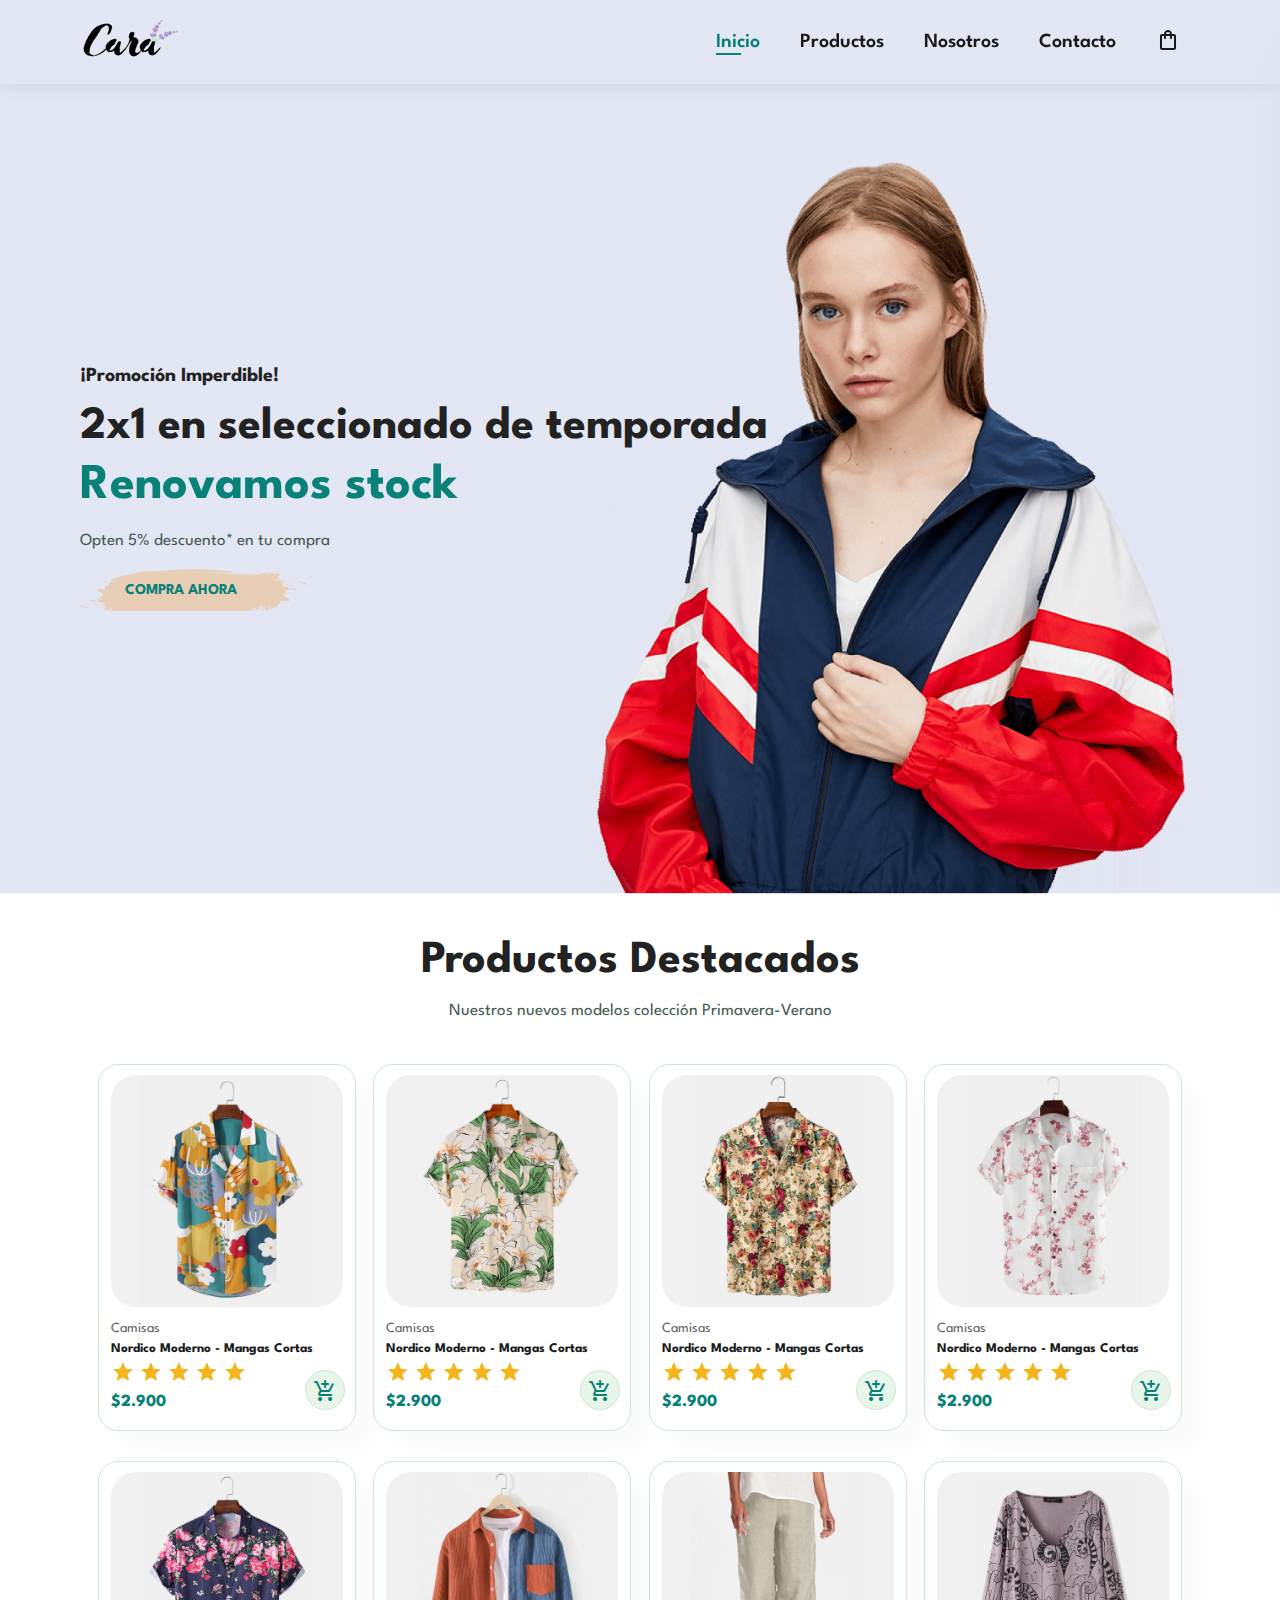
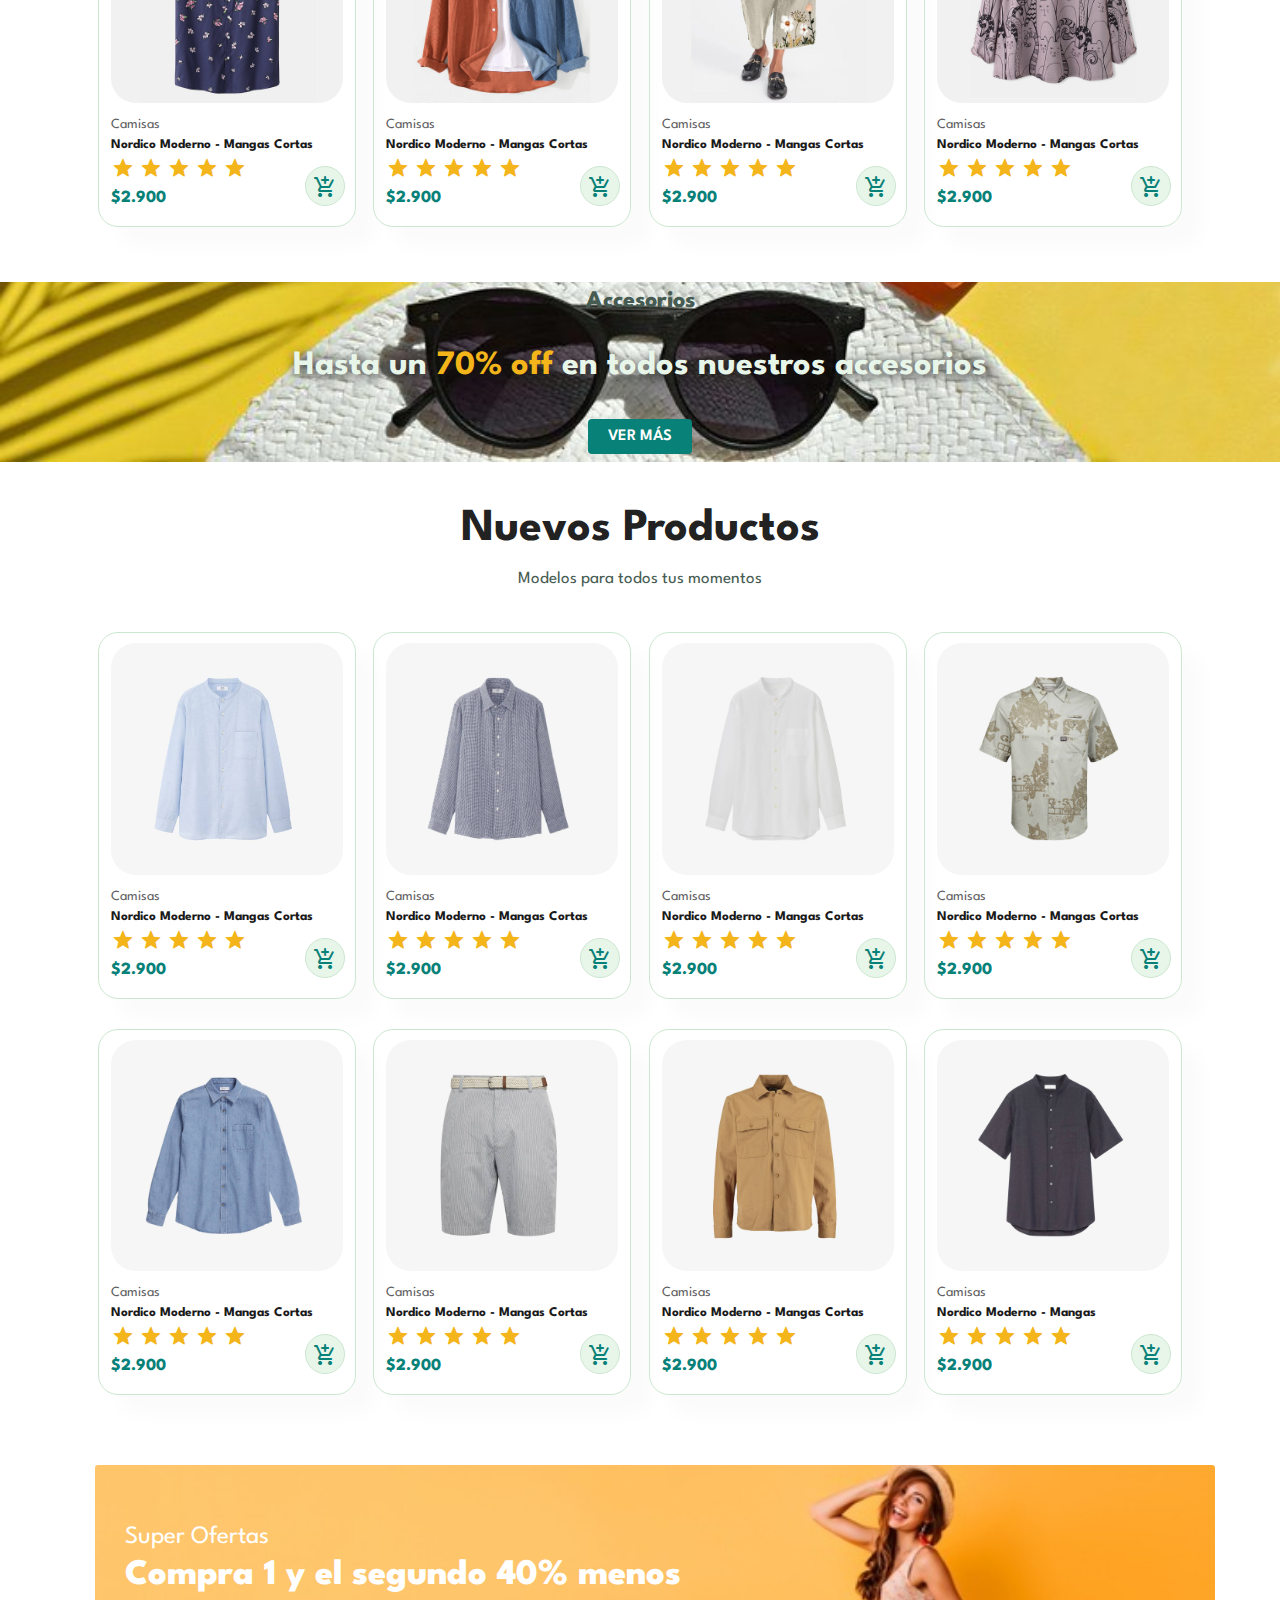
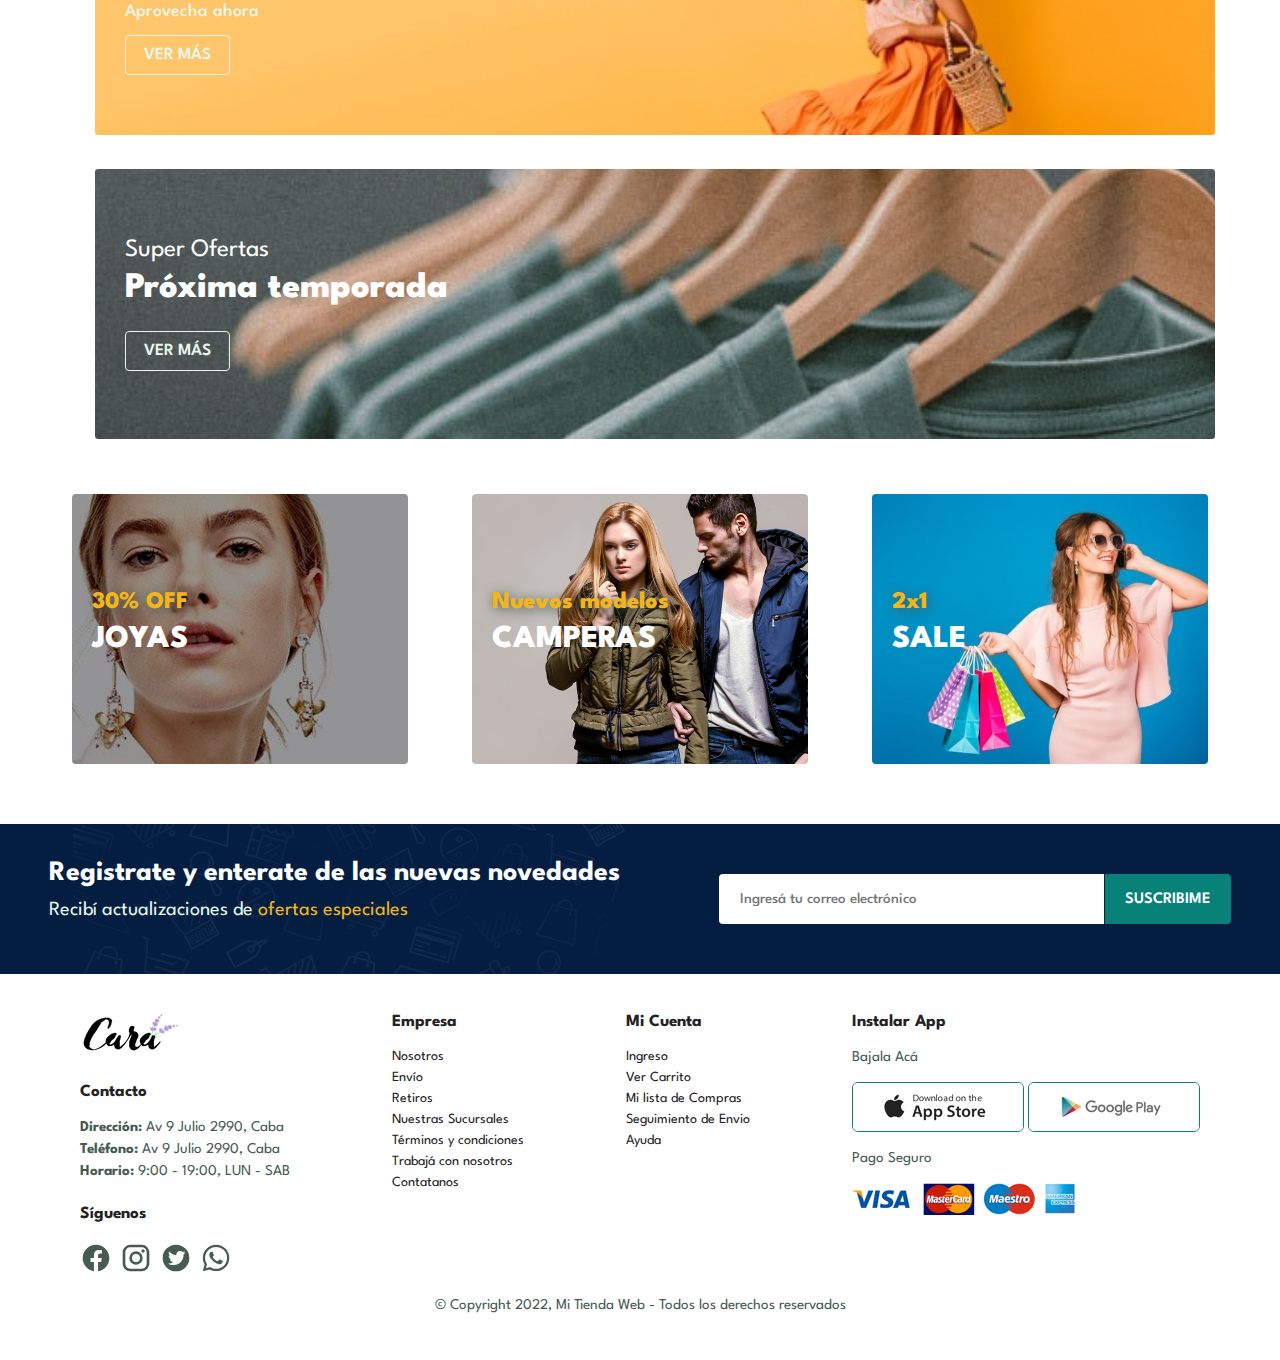
<file: index.html>
<!DOCTYPE html>
<html lang="en">

<head>
    <meta charset="UTF-8">
    <meta http-equiv="X-UA-Compatible" content="IE=edge">
    <meta name="viewport" content="width=device-width, initial-scale=1.0">
    <title>Mi Tienda Web</title>
    <link href="https://fonts.googleapis.com/icon?family=Material+Icons" rel="stylesheet">
    <link href="https://fonts.googleapis.com/css2?family=Material+Icons" rel="stylesheet">
    <!-- https://material.io/resources/icons/?style=outline -->
    <link href="https://fonts.googleapis.com/css2?family=Material+Icons+Outlined" rel="stylesheet">
    <!-- https://material.io/resources/icons/?style=round -->
    <link href="https://fonts.googleapis.com/css2?family=Material+Icons+Round" rel="stylesheet">
    <!-- https://material.io/resources/icons/?style=sharp -->
    <link href="https://fonts.googleapis.com/css2?family=Material+Icons+Sharp" rel="stylesheet">
    <!-- https://material.io/resources/icons/?style=twotone -->
    <link href="https://fonts.googleapis.com/css2?family=Material+Icons+Two+Tone" rel="stylesheet">
    <link rel="stylesheet" href="https://fonts.googleapis.com/icon?family=Material+Icons">
    <link rel="stylesheet" href="style.css">

</head>

<body>

    <section id="header">
        <a href="#"><img src="img/logo.png" class="logo" alt=""></a>
        <div>

            <ul id="navbar">
                <li><a class="active" href="index.html">Inicio</a></li>
                <li><a href="shop.html" >Productos</a></li>
                <li><a href="about.html">Nosotros</a></li>
                <!-- <li><a href="ubic.html">Ubicación</a></li> -->
                <li><a href="contact.html">Contacto</a></li>
                <li id="lg-bag"><a href=""  id="shop"><span class="material-icons-outlined">shopping_bag</span></a></li>
                <a href="#" id="close"><span class="material-icons-outlined">
                    close
                    </span></a>

            </ul>
        </div>
        <div id="mobile">
            <li><a id="shopMobile"><span class="material-icons-outlined">shopping_bag</span></a></li>
            <li> <span id="bar" class="material-icons-outlined">
                    subject
                </span></li>

        </div>

        <div id="context">
            <ul id="carrito">
                <li class="cabezal">
                    <a href="#" id="closeCar"><span class="material-icons-outlined">
                            close
                        </span></a> <a href="" id="title">
                        <h4>Mi Carrito</h4>
                    </a> <a href=""></a>
                </li>
                <li id="cart" class="confirm">

                    <div class="photo"><img src="img/products/f1.jpg" alt=""></div>
                    <div class="boxes">
                        <div class="detalles name">
                            <h6>NombreProducto</h6>
                        </div>
                        <div class="detalles interno">
                            <input type="number" name="" id="cantidad" value="1" min="1" max="9">
                            <h6>$ 3333.55</h6>
                            <a href=""><span class="material-icons-outlined">
                                    do_disturb_on
                                </span></a>
                        </div>
                    </div>
                </li>
                <li id="comprar">

                    <h3 class="subtotal">Subtotal</h3>
                    <strong>
                        <h3 class="subtotal">$000000</h3>
                    </strong>
                    <div id="comprar" class="duo">
                        <button class="normal end" id="add">
                            <h4>CONTINUAR COMPRANDO</h4>
                        </button>
                        <button class="normal end second" id="add">
                            <H3>FINALIZAR COMPRAR</H3>
                        </button>
                    </div>

                </li>
            </ul>
            <div class="opacar"></div>

        </div>

    </section>



    <section id="hero">
        <h4>¡Promoción Imperdible!</h4>
        <h2>2x1 en seleccionado de temporada</h2>
        <h1>Renovamos stock</h1>
        <p>Opten 5% descuento* en tu compra</p>
        <button>Compra Ahora</button>
    </section>




    <section id="product1" class="section-p1">
        <h2>Productos Destacados</h2>
        <p>Nuestros nuevos modelos colección Primavera-Verano </p>


        <div class="pro-container">
            <div class="pro-container">
                <div class="pro">
                    <img src="img/products/f1.jpg" alt="">
                    <div class="des">
                        <span class="categoria">Camisas</span>
                        <h5>Nordico Moderno - Mangas Cortas</h5>
                        <div class="star">
                            <span class="material-icons-round">
                                grade
                            </span>
                            <span class="material-icons-round">
                                grade
                            </span>
                            <span class="material-icons-round">
                                grade
                            </span>
                            <span class="material-icons-round">
                                grade
                            </span>
                            <span class="material-icons-round">
                                grade
                            </span>
                        </div>
                        <h4>$2.900</h4>
                    </div>
                    <a href="#"><span class="material-icons-round" id="add">
                            add_shopping_cart
                        </span></a>
                </div>
                <div class="pro">
                    <img src="img/products/f2.jpg" alt="">
                    <div class="des">
                        <span class="categoria">Camisas</span>
                        <h5>Nordico Moderno - Mangas Cortas</h5>
                        <div class="star">
                            <span class="material-icons-round">
                                grade
                            </span>
                            <span class="material-icons-round">
                                grade
                            </span>
                            <span class="material-icons-round">
                                grade
                            </span>
                            <span class="material-icons-round">
                                grade
                            </span>
                            <span class="material-icons-round">
                                grade
                            </span>
                        </div>
                        <h4>$2.900</h4>
                    </div>
                    <a href="#"><span class="material-icons-round" id="add">
                            add_shopping_cart
                        </span></a>
                </div>
                <div class="pro">
                    <img src="img/products/f3.jpg" alt="">
                    <div class="des">
                        <span class="categoria">Camisas</span>
                        <h5>Nordico Moderno - Mangas Cortas</h5>
                        <div class="star">
                            <span class="material-icons-round">
                                grade
                            </span>
                            <span class="material-icons-round">
                                grade
                            </span>
                            <span class="material-icons-round">
                                grade
                            </span>
                            <span class="material-icons-round">
                                grade
                            </span>
                            <span class="material-icons-round">
                                grade
                            </span>
                        </div>
                        <h4>$2.900</h4>
                    </div>
                    <a href="#"><span class="material-icons-round" id="add">
                            add_shopping_cart
                        </span></a>
                </div>
                <div class="pro">
                    <img src="img/products/f4.jpg" alt="">
                    <div class="des">
                        <span class="categoria">Camisas</span>
                        <h5>Nordico Moderno - Mangas Cortas</h5>
                        <div class="star">
                            <span class="material-icons-round">
                                grade
                            </span>
                            <span class="material-icons-round">
                                grade
                            </span>
                            <span class="material-icons-round">
                                grade
                            </span>
                            <span class="material-icons-round">
                                grade
                            </span>
                            <span class="material-icons-round">
                                grade
                            </span>
                        </div>
                        <h4>$2.900</h4>
                    </div>
                    <a href="#"><span class="material-icons-round" id="add">
                            add_shopping_cart
                        </span></a>
                </div>
                <div class="pro">
                    <img src="img/products/f5.jpg" alt="">
                    <div class="des">
                        <span class="categoria">Camisas</span>
                        <h5>Nordico Moderno - Mangas Cortas</h5>
                        <div class="star">
                            <span class="material-icons-round">
                                grade
                            </span>
                            <span class="material-icons-round">
                                grade
                            </span>
                            <span class="material-icons-round">
                                grade
                            </span>
                            <span class="material-icons-round">
                                grade
                            </span>
                            <span class="material-icons-round">
                                grade
                            </span>
                        </div>
                        <h4>$2.900</h4>
                    </div>
                    <a href="#"><span class="material-icons-round" id="add">
                            add_shopping_cart
                        </span></a>
                </div>
                <div class="pro">
                    <img src="img/products/f6.jpg" alt="">
                    <div class="des">
                        <span class="categoria">Camisas</span>
                        <h5>Nordico Moderno - Mangas Cortas</h5>
                        <div class="star">
                            <span class="material-icons-round">
                                grade
                            </span>
                            <span class="material-icons-round">
                                grade
                            </span>
                            <span class="material-icons-round">
                                grade
                            </span>
                            <span class="material-icons-round">
                                grade
                            </span>
                            <span class="material-icons-round">
                                grade
                            </span>
                        </div>
                        <h4>$2.900</h4>
                    </div>
                    <a href="#"><span class="material-icons-round" id="add">
                            add_shopping_cart
                        </span></a>
                </div>
                <div class="pro">
                    <img src="img/products/f7.jpg" alt="">
                    <div class="des">
                        <span class="categoria">Camisas</span>
                        <h5>Nordico Moderno - Mangas Cortas</h5>
                        <div class="star">
                            <span class="material-icons-round">
                                grade
                            </span>
                            <span class="material-icons-round">
                                grade
                            </span>
                            <span class="material-icons-round">
                                grade
                            </span>
                            <span class="material-icons-round">
                                grade
                            </span>
                            <span class="material-icons-round">
                                grade
                            </span>
                        </div>
                        <h4>$2.900</h4>
                    </div>
                    <a href="#"><span class="material-icons-round" id="add">
                            add_shopping_cart
                        </span></a>
                </div>
                <div class="pro">
                    <img src="img/products/f8.jpg" alt="">
                    <div class="des">
                        <span class="categoria">Camisas</span>
                        <h5>Nordico Moderno - Mangas Cortas</h5>
                        <div class="star">
                            <span class="material-icons-round">
                                grade
                            </span>
                            <span class="material-icons-round">
                                grade
                            </span>
                            <span class="material-icons-round">
                                grade
                            </span>
                            <span class="material-icons-round">
                                grade
                            </span>
                            <span class="material-icons-round">
                                grade
                            </span>
                        </div>
                        <h4>$2.900</h4>
                    </div>
                    <a href="#"><span class="material-icons-round" id="add">
                            add_shopping_cart
                        </span></a>
                </div>

            </div>
        </div>
    </section>

    <section id="banner" class="section-m1">
        <h4>Accesorios</h4>
        <h2>Hasta un <span> 70% off </span>en todos nuestros accesorios</h2>
        <button class="normal">Ver Más</button>
    </section>

    <section id="product1" class="section-p1">
        <h2>Nuevos Productos</h2>
        <p>Modelos para todos tus momentos </p>

        <div class="pro-container">
            <div class="pro-container">
                <div class="pro">
                    <img src="img/products/n1.jpg" alt="">
                    <div class="des">
                        <span class="categoria">Camisas</span>
                        <h5>Nordico Moderno - Mangas Cortas</h5>
                        <div class="star">
                            <span class="material-icons-round">
                                grade
                            </span>
                            <span class="material-icons-round">
                                grade
                            </span>
                            <span class="material-icons-round">
                                grade
                            </span>
                            <span class="material-icons-round">
                                grade
                            </span>
                            <span class="material-icons-round">
                                grade
                            </span>
                        </div>
                        <h4>$2.900</h4>
                    </div>
                    <a href="#"><span class="material-icons-round" id="add">
                            add_shopping_cart
                        </span></a>
                </div>
                <div class="pro">
                    <img src="img/products/n2.jpg" alt="">
                    <div class="des">
                        <span class="categoria">Camisas</span>
                        <h5>Nordico Moderno - Mangas Cortas</h5>
                        <div class="star">
                            <span class="material-icons-round">
                                grade
                            </span>
                            <span class="material-icons-round">
                                grade
                            </span>
                            <span class="material-icons-round">
                                grade
                            </span>
                            <span class="material-icons-round">
                                grade
                            </span>
                            <span class="material-icons-round">
                                grade
                            </span>
                        </div>
                        <h4>$2.900</h4>
                    </div>
                    <a href="#"><span class="material-icons-round" id="add">
                            add_shopping_cart
                        </span></a>
                </div>
                <div class="pro">
                    <img src="img/products/n3.jpg" alt="">
                    <div class="des">
                        <span class="categoria">Camisas</span>
                        <h5>Nordico Moderno - Mangas Cortas</h5>
                        <div class="star">
                            <span class="material-icons-round">
                                grade
                            </span>
                            <span class="material-icons-round">
                                grade
                            </span>
                            <span class="material-icons-round">
                                grade
                            </span>
                            <span class="material-icons-round">
                                grade
                            </span>
                            <span class="material-icons-round">
                                grade
                            </span>
                        </div>
                        <h4>$2.900</h4>
                    </div>
                    <a href="#"><span class="material-icons-round" id="add">
                            add_shopping_cart
                        </span></a>
                </div>
                <div class="pro">
                    <img src="img/products/n4.jpg" alt="">
                    <div class="des">
                        <span class="categoria">Camisas</span>
                        <h5>Nordico Moderno - Mangas Cortas</h5>
                        <div class="star">
                            <span class="material-icons-round">
                                grade
                            </span>
                            <span class="material-icons-round">
                                grade
                            </span>
                            <span class="material-icons-round">
                                grade
                            </span>
                            <span class="material-icons-round">
                                grade
                            </span>
                            <span class="material-icons-round">
                                grade
                            </span>
                        </div>
                        <h4>$2.900</h4>
                    </div>
                    <a href="#"><span class="material-icons-round" id="add">
                            add_shopping_cart
                        </span></a>
                </div>
                <div class="pro">
                    <img src="img/products/n5.jpg" alt="">
                    <div class="des">
                        <span class="categoria">Camisas</span>
                        <h5>Nordico Moderno - Mangas Cortas</h5>
                        <div class="star">
                            <span class="material-icons-round">
                                grade
                            </span>
                            <span class="material-icons-round">
                                grade
                            </span>
                            <span class="material-icons-round">
                                grade
                            </span>
                            <span class="material-icons-round">
                                grade
                            </span>
                            <span class="material-icons-round">
                                grade
                            </span>
                        </div>
                        <h4>$2.900</h4>
                    </div>
                    <a href="#"><span class="material-icons-round" id="add">
                            add_shopping_cart
                        </span></a>
                </div>
                <div class="pro">
                    <img src="img/products/n6.jpg" alt="">
                    <div class="des">
                        <span class="categoria">Camisas</span>
                        <h5>Nordico Moderno - Mangas Cortas</h5>
                        <div class="star">
                            <span class="material-icons-round">
                                grade
                            </span>
                            <span class="material-icons-round">
                                grade
                            </span>
                            <span class="material-icons-round">
                                grade
                            </span>
                            <span class="material-icons-round">
                                grade
                            </span>
                            <span class="material-icons-round">
                                grade
                            </span>
                        </div>
                        <h4>$2.900</h4>
                    </div>
                    <a href="#"><span class="material-icons-round" id="add">
                            add_shopping_cart
                        </span></a>
                </div>
                <div class="pro">
                    <img src="img/products/n7.jpg" alt="">
                    <div class="des">
                        <span class="categoria">Camisas</span>
                        <h5>Nordico Moderno - Mangas Cortas</h5>
                        <div class="star">
                            <span class="material-icons-round">
                                grade
                            </span>
                            <span class="material-icons-round">
                                grade
                            </span>
                            <span class="material-icons-round">
                                grade
                            </span>
                            <span class="material-icons-round">
                                grade
                            </span>
                            <span class="material-icons-round">
                                grade
                            </span>
                        </div>
                        <h4>$2.900</h4>
                    </div>
                    <a href="#"><span class="material-icons-round" id="add">
                            add_shopping_cart
                        </span></a>
                </div>
                <div class="pro">
                    <img src="img/products/n8.jpg" alt="">
                    <div class="des">
                        <span class="categoria">Camisas</span>
                        <h5>Nordico Moderno - Mangas </h5>
                        <div class="star">
                            <span class="material-icons-round">
                                grade
                            </span>
                            <span class="material-icons-round">
                                grade
                            </span>
                            <span class="material-icons-round">
                                grade
                            </span>
                            <span class="material-icons-round">
                                grade
                            </span>
                            <span class="material-icons-round">
                                grade
                            </span>
                        </div>
                        <h4>$2.900</h4>
                    </div>
                    <a href="#"><span class="material-icons-round" id="add">
                            add_shopping_cart
                        </span></a>
                </div>

            </div>
        </div>
    </section>

    <section id="sm-banner" class="section-p1">
        <div class="banner-box">
            <h4>Super Ofertas</h4>
            <h2>Compra 1 y el segundo 40% menos</h2>
            <span>Aprovecha ahora</span>
            <button class="white">VER MÁS</button>
        </div>
        <div class="banner-box banner-box2">
            <h4>Super Ofertas</h4>
            <h2>Próxima temporada</h2>
            <span></span>
            <button class="white">VER MÁS</button>
        </div>

    </section>

    <section id="banner3">
        <div class="banner-box">
            <h3>30% OFF</h3>
            <h2>Joyas</h2>

        </div>
        <div class="banner-box banner-box2">
            <h3>Nuevos modelos</h3>
            <h2>Camperas</h2>


        </div>
        <div class="banner-box banner-box3">
            <h3>2x1</h3>
            <h2>SaLE</h2>


        </div>

    </section>


<!-- 
    <section id="feature" class="section-p1">
        <div class="fe-box">
            <img src="img/features/f1.png" alt="">
            <h6>Cuotas</h6>
        </div>

        <div class="fe-box">
            <img src="img/features/f2.png" alt="">
            <h6>Envios gratis</h6>
        </div>

        <div class="fe-box">
            <img src="img/features/f3.png" alt="">
            <h6>Descuentos</h6>
        </div>

        <div class="fe-box">
            <img src="img/features/f4.png" alt="">
            <h6>Promociones</h6>
        </div>

        <div class="fe-box">
            <img src="img/features/f5.png" alt="">
            <h6>Satifacción</h6>
        </div>

        <div class="fe-box">
            <img src="img/features/f6.png" alt="">
            <h6>Soporte y Ayuda</h6>
        </div>
    </section> -->

    
    <section id="newsletter" class=" section-m1">
        <div class="newstext">
            <h4>Registrate y enterate de las nuevas novedades</h4>
            <p>Recibí actualizaciones de <span>ofertas especiales</span> </p>
        </div>
        <div class="form">
            <input type="text" placeholder="Ingresá tu correo electrónico">
            <button class="normal">Suscribime</button>
        </div>
    </section>

    <footer class="section-p1">
        <div class="col">
            <img class="logo" src="img/logo.png" alt="">
            <h4>Contacto</h4>
            <p><strong>Dirección:</strong> Av 9 Julio 2990, Caba</p>
            <p><strong>Teléfono:</strong> Av 9 Julio 2990, Caba</p>
            <p><strong>Horario:</strong> 9:00 - 19:00, LUN - SAB</p>
            <div class="follow">
                    <H4>Síguenos</H4>
                    <div class="icon">
                        <span class="material-icons-outlined"><svg xmlns="http://www.w3.org/2000/svg"
                                    xmlns:xlink="http://www.w3.org/1999/xlink" aria-hidden="true" role="img"
                                    class="iconify iconify--mdi" width="32" height="32"
                                    preserveAspectRatio="xMidYMid meet" viewBox="0 0 24 24">
                                    <path fill="currentColor"
                                        d="M12 2.04c-5.5 0-10 4.49-10 10.02c0 5 3.66 9.15 8.44 9.9v-7H7.9v-2.9h2.54V9.85c0-2.51 1.49-3.89 3.78-3.89c1.09 0 2.23.19 2.23.19v2.47h-1.26c-1.24 0-1.63.77-1.63 1.56v1.88h2.78l-.45 2.9h-2.33v7a10 10 0 0 0 8.44-9.9c0-5.53-4.5-10.02-10-10.02Z">
                                    </path>
                                </svg></span>
                         <span class="material-icons-outlined"><svg xmlns="http://www.w3.org/2000/svg"
                                    xmlns:xlink="http://www.w3.org/1999/xlink" aria-hidden="true" role="img"
                                    class="iconify iconify--mdi" width="32" height="32"
                                    preserveAspectRatio="xMidYMid meet" viewBox="0 0 24 24">
                                    <path fill="currentColor"
                                        d="M7.8 2h8.4C19.4 2 22 4.6 22 7.8v8.4a5.8 5.8 0 0 1-5.8 5.8H7.8C4.6 22 2 19.4 2 16.2V7.8A5.8 5.8 0 0 1 7.8 2m-.2 2A3.6 3.6 0 0 0 4 7.6v8.8C4 18.39 5.61 20 7.6 20h8.8a3.6 3.6 0 0 0 3.6-3.6V7.6C20 5.61 18.39 4 16.4 4H7.6m9.65 1.5a1.25 1.25 0 0 1 1.25 1.25A1.25 1.25 0 0 1 17.25 8A1.25 1.25 0 0 1 16 6.75a1.25 1.25 0 0 1 1.25-1.25M12 7a5 5 0 0 1 5 5a5 5 0 0 1-5 5a5 5 0 0 1-5-5a5 5 0 0 1 5-5m0 2a3 3 0 0 0-3 3a3 3 0 0 0 3 3a3 3 0 0 0 3-3a3 3 0 0 0-3-3Z">
                                    </path>
                                </svg></span>
                         <span class="material-icons-outlined"><svg xmlns="http://www.w3.org/2000/svg"
                                    xmlns:xlink="http://www.w3.org/1999/xlink" aria-hidden="true" role="img"
                                    class="iconify iconify--mdi" width="32" height="32"
                                    preserveAspectRatio="xMidYMid meet" viewBox="0 0 24 24">
                                    <path
                                        d="M17.71 9.33c.48-.4 1.04-.88 1.29-1.41c-.41.21-.9.34-1.44.41c.5-.36.91-.83 1.12-1.47c-.52.28-1.05.52-1.71.64c-1.55-1.87-5.26-.35-4.6 2.45c-2.61-.16-4.2-1.34-5.52-2.79c-.75 1.22-.1 3.07.79 3.58c-.46-.03-.81-.17-1.14-.33c.04 1.54.89 2.28 2.08 2.68c-.36.07-.76.09-1.14.03c.37 1.07 1.14 1.74 2.46 1.88c-.9.76-2.56 1.29-3.9 1.08c1.15.73 2.46 1.31 4.28 1.23c4.41-.2 7.36-3.36 7.43-7.98M12 2a10 10 0 0 1 10 10a10 10 0 0 1-10 10A10 10 0 0 1 2 12A10 10 0 0 1 12 2z"
                                        fill="currentColor"></path>
                                </svg></span>
                         <span class="material-icons-outlined"><svg xmlns="http://www.w3.org/2000/svg"
                                    xmlns:xlink="http://www.w3.org/1999/xlink" aria-hidden="true" role="img"
                                    class="iconify iconify--mdi" width="32" height="32"
                                    preserveAspectRatio="xMidYMid meet" viewBox="0 0 24 24">
                                    <path fill="currentColor"
                                        d="M12.04 2c-5.46 0-9.91 4.45-9.91 9.91c0 1.75.46 3.45 1.32 4.95L2.05 22l5.25-1.38c1.45.79 3.08 1.21 4.74 1.21c5.46 0 9.91-4.45 9.91-9.91c0-2.65-1.03-5.14-2.9-7.01A9.816 9.816 0 0 0 12.04 2m.01 1.67c2.2 0 4.26.86 5.82 2.42a8.225 8.225 0 0 1 2.41 5.83c0 4.54-3.7 8.23-8.24 8.23c-1.48 0-2.93-.39-4.19-1.15l-.3-.17l-3.12.82l.83-3.04l-.2-.32a8.188 8.188 0 0 1-1.26-4.38c.01-4.54 3.7-8.24 8.25-8.24M8.53 7.33c-.16 0-.43.06-.66.31c-.22.25-.87.86-.87 2.07c0 1.22.89 2.39 1 2.56c.14.17 1.76 2.67 4.25 3.73c.59.27 1.05.42 1.41.53c.59.19 1.13.16 1.56.1c.48-.07 1.46-.6 1.67-1.18c.21-.58.21-1.07.15-1.18c-.07-.1-.23-.16-.48-.27c-.25-.14-1.47-.74-1.69-.82c-.23-.08-.37-.12-.56.12c-.16.25-.64.81-.78.97c-.15.17-.29.19-.53.07c-.26-.13-1.06-.39-2-1.23c-.74-.66-1.23-1.47-1.38-1.72c-.12-.24-.01-.39.11-.5c.11-.11.27-.29.37-.44c.13-.14.17-.25.25-.41c.08-.17.04-.31-.02-.43c-.06-.11-.56-1.35-.77-1.84c-.2-.48-.4-.42-.56-.43c-.14 0-.3-.01-.47-.01Z">
                                    </path>
                                </svg></span>
                    </div>
            </div>
            </div>

            <div class="col">
                <h4>Empresa</h4>
                <a href="#">Nosotros</a>
                <a href="#">Envío</a>
                <a href="#">Retiros</a>
                <a href="#">Nuestras Sucursales</a>
                <a href="#">Términos y condiciones</a>
                <a href="#">Trabajá con nosotros</a>
                <a href="#">Contatanos</a>


            </div>

            <div class="col">
                <h4>Mi Cuenta</h4>
                <a href="#">Ingreso</a>
                <a href="#">Ver Carrito</a>
                <a href="#">Mi lista de Compras</a>
                <a href="#">Seguimiento de Envio</a>
                <a href="#">Ayuda</a>

            </div>

            <div class="col install">
                <h4>Instalar App</h4>
                <p>Bajala Acá</p>
                <div class="row">
                    <img src="img/pay/app.jpg" alt="">
                    <img src="img/pay/play.jpg" alt="">
                </div>
                <p>Pago Seguro</p>
                <img src="img/pay/pay.png" alt="">

            </div>

            <div class="copyrigth">
                <p>© Copyright 2022, Mi Tienda Web - Todos los derechos reservados </p>
            </div>
        </div>
    </footer>

    <script src="script.js"></script>
</body>

</html>
</file>
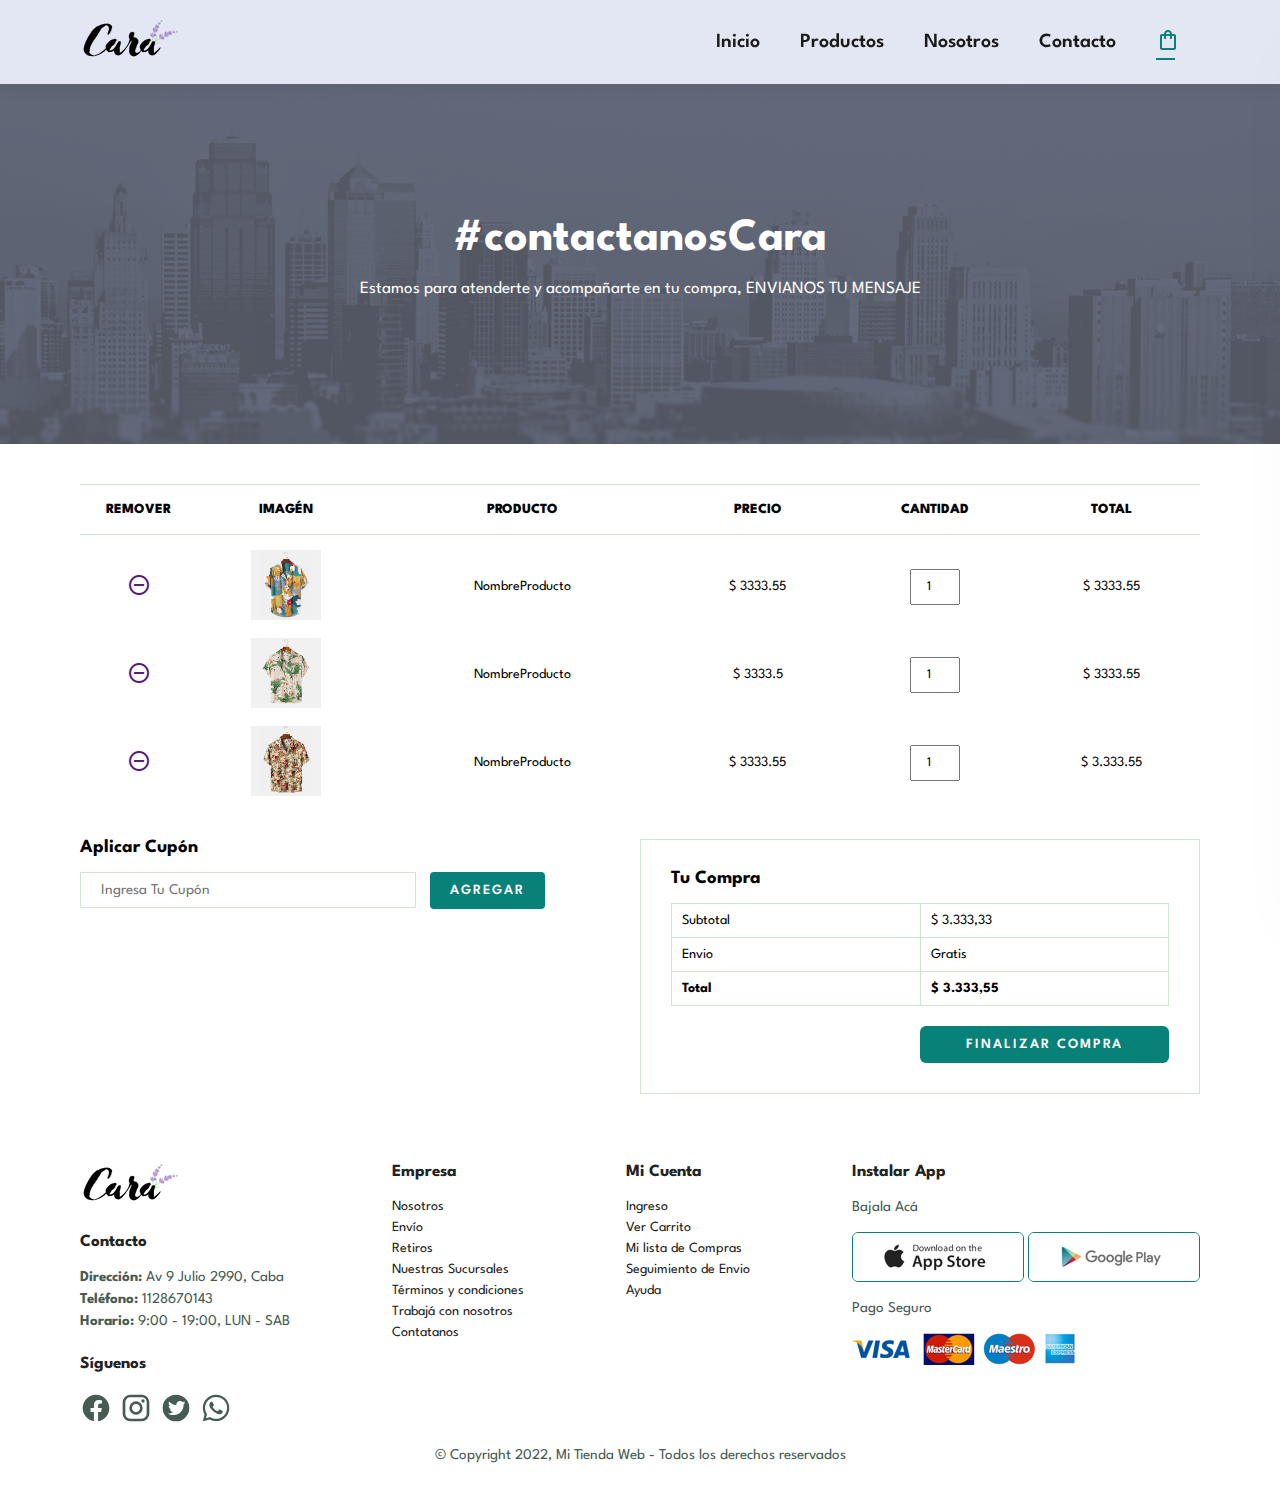
<file: cart.html>
<!DOCTYPE html>
<html lang="en">

<head>
    <meta charset="UTF-8">
    <meta http-equiv="X-UA-Compatible" content="IE=edge">
    <meta name="viewport" content="width=device-width, initial-scale=1.0">
    <title>Mi Tienda Web</title>
    <link href="https://fonts.googleapis.com/icon?family=Material+Icons" rel="stylesheet">
    <link href="https://fonts.googleapis.com/css2?family=Material+Icons" rel="stylesheet">
    <!-- https://material.io/resources/icons/?style=outline -->
    <link href="https://fonts.googleapis.com/css2?family=Material+Icons+Outlined" rel="stylesheet">
    <!-- https://material.io/resources/icons/?style=round -->
    <link href="https://fonts.googleapis.com/css2?family=Material+Icons+Round" rel="stylesheet">
    <!-- https://material.io/resources/icons/?style=sharp -->
    <link href="https://fonts.googleapis.com/css2?family=Material+Icons+Sharp" rel="stylesheet">
    <!-- https://material.io/resources/icons/?style=twotone -->
    <link href="https://fonts.googleapis.com/css2?family=Material+Icons+Two+Tone" rel="stylesheet">
    <link rel="stylesheet" href="https://fonts.googleapis.com/icon?family=Material+Icons">
    <link rel="stylesheet" href="https://fonts.googleapis.com/css2?family=Material+Symbols+Outlined:opsz,wght,FILL,GRAD@48,400,0,0" />
    <link rel="stylesheet" href="style.css">

</head>

<body>

    <section id="header">
        <a href="#"><img src="img/logo.png" class="logo" alt=""></a>
        <div>

            <ul id="navbar">
                <li><a href="index.html">Inicio</a></li>
                <li><a  href="shop.html">Productos</a></li>
                <li><a  href="about.html">Nosotros</a></li>
                <!-- <li><a href="ubic.html">Ubicación</a></li> -->
                <li><a href="contact.html">Contacto</a></li>
                <li id="lg-bag"><a class="active"  id="shop" href=""><span class="material-icons-outlined">shopping_bag</span></a></li>
                <a href="#" id="close"><span class="material-icons-outlined">
                    close
                    </span></a>

            </ul>
        </div>
        <div id="mobile">
            <li><a id="shopMobile"><span class="material-icons-outlined">shopping_bag</span></a></li>
            <li> <span id="bar" class="material-icons-outlined">
                    subject
                </span></li>

        </div>

        <div id="context">
            <ul id="carrito">
                <li class="cabezal">
                    <a href="#" id="closeCar"><span class="material-icons-outlined">
                            close
                        </span></a> <a href="" id="title">
                        <h4>Mi Carrito</h4>
                    </a> <a href=""></a>
                </li>
                <li id="cart" class="confirm">

                    <div class="photo"><img src="img/products/f1.jpg" alt=""></div>
                    <div class="boxes">
                        <div class="detalles name">
                            <h6>NombreProducto</h6>
                        </div>
                        <div class="detalles interno">
                            <input type="number" name="" id="cantidad" value="1" min="1" max="9">
                            <h6>$ 3333.55</h6>
                            <a href=""><span class="material-icons-outlined">
                                    do_disturb_on
                                </span></a>
                        </div>
                    </div>
                </li>
                <li id="comprar">

                    <h3 class="subtotal">Subtotal</h3>
                    <strong>
                        <h3 class="subtotal">$000000</h3>
                    </strong>
                    <div id="comprar" class="duo">
                        <button class="normal end" id="add">
                            <h4>CONTINUAR COMPRANDO</h4>
                        </button>
                        <button class="normal end second" id="add">
                            <H3>FINALIZAR COMPRAR</H3>
                        </button>
                    </div>

                </li>
            </ul>
            <div class="opacar"></div>

        </div>

    </section>


    <section id="page-header" class="contact-header">
        
        <h2>#contactanosCara</h2>
     
        <p>Estamos para atenderte y acompañarte en tu compra, ENVIANOS TU MENSAJE</p>
      
    </section>

   <section id="cart" class="section-p1"> 
    <table width="100%">
        <thead>
            <tr>
                <td  id="oculta1">Remover</td>
                <td>Imagén</td>
                <td>Producto</td>
                <td>Precio</td>
                <td>Cantidad</td>
                <td id="oculta">Total</td>
            </tr>
         </thead>
            <tdbody>
                <tr>
                    <td><a href=""><span class="material-icons-outlined">
                        do_disturb_on
                        </span></a></td>
                        <td><img src="img/products/f1.jpg" alt=""></td>
                        <td>NombreProducto</td>
                        <td>$ 3333.55</td>
                        <td><input type="number" name="" id="" value="1"></td>
                        <td id="oculta">$ 3333.55</td>
                </tr>
                <tr>
                    <td><a href=""><span class="material-icons-outlined">
                        do_disturb_on
                        </span></a></td>
                        <td><img src="img/products/f2.jpg" alt=""></td>
                        <td>NombreProducto</td>
                        <td>$ 3333.5</td>
                        <td><input type="number" name="" id="" value="1"></td>
                        <td id="oculta">$ 3333.55</td>
                </tr>
                <tr>
                    <td><a href=""><span class="material-icons-outlined">
                        do_disturb_on
                        </span></a></td>
                        <td><img src="img/products/f3.jpg" alt=""></td>
                        <td>NombreProducto</td>
                        <td>$ 3333.55</td>
                        <td><input type="number" name="" id="" value="1"></td>
                        <td id="oculta">$ 3.333.55</td>
                </tr>
            </tdbody>

       
    </table>
   </section>

   <section id="cart-add" class="section-p1">
    <div id="coupon">
        <h3>Aplicar Cupón</h3>
        <div class="internal">
            <input type="text" placeholder="Ingresa Tu Cupón">
            <button class="normal">Agregar</button>
        </div>
    </div>

    <div id="subtotal">
        <h3>Tu Compra</h3>
        <table>
            <tr>
                <td>Subtotal</td>
                <td>$ 3.333,33</td>
            </tr>
            <tr>
                <td>Envio</td>
                <td> Gratis</td>
            </tr>
            <tr>
                <td><strong>Total</strong></td>
                <td><strong>$ 3.333,55</strong></td>
            </tr>
        </table>
        <button class="normal">FINALIZAR COMPRA</button>
    </div>
   </section>

    <footer class="section-p1">
        <div class="col">
            <img class="logo" src="img/logo.png" alt="">
            <h4>Contacto</h4>
            <p><strong>Dirección:</strong> Av 9 Julio 2990, Caba</p>
            <p><strong>Teléfono:</strong> 1128670143</p>
            <p><strong>Horario:</strong> 9:00 - 19:00, LUN - SAB</p>
            <div class="follow">
                    <H4>Síguenos</H4>
                    <div class="icon">
                        <span class="material-icons-outlined"><svg xmlns="http://www.w3.org/2000/svg"
                                    xmlns:xlink="http://www.w3.org/1999/xlink" aria-hidden="true" role="img"
                                    class="iconify iconify--mdi" width="32" height="32"
                                    preserveAspectRatio="xMidYMid meet" viewBox="0 0 24 24">
                                    <path fill="currentColor"
                                        d="M12 2.04c-5.5 0-10 4.49-10 10.02c0 5 3.66 9.15 8.44 9.9v-7H7.9v-2.9h2.54V9.85c0-2.51 1.49-3.89 3.78-3.89c1.09 0 2.23.19 2.23.19v2.47h-1.26c-1.24 0-1.63.77-1.63 1.56v1.88h2.78l-.45 2.9h-2.33v7a10 10 0 0 0 8.44-9.9c0-5.53-4.5-10.02-10-10.02Z">
                                    </path>
                                </svg></span>
                         <span class="material-icons-outlined"><svg xmlns="http://www.w3.org/2000/svg"
                                    xmlns:xlink="http://www.w3.org/1999/xlink" aria-hidden="true" role="img"
                                    class="iconify iconify--mdi" width="32" height="32"
                                    preserveAspectRatio="xMidYMid meet" viewBox="0 0 24 24">
                                    <path fill="currentColor"
                                        d="M7.8 2h8.4C19.4 2 22 4.6 22 7.8v8.4a5.8 5.8 0 0 1-5.8 5.8H7.8C4.6 22 2 19.4 2 16.2V7.8A5.8 5.8 0 0 1 7.8 2m-.2 2A3.6 3.6 0 0 0 4 7.6v8.8C4 18.39 5.61 20 7.6 20h8.8a3.6 3.6 0 0 0 3.6-3.6V7.6C20 5.61 18.39 4 16.4 4H7.6m9.65 1.5a1.25 1.25 0 0 1 1.25 1.25A1.25 1.25 0 0 1 17.25 8A1.25 1.25 0 0 1 16 6.75a1.25 1.25 0 0 1 1.25-1.25M12 7a5 5 0 0 1 5 5a5 5 0 0 1-5 5a5 5 0 0 1-5-5a5 5 0 0 1 5-5m0 2a3 3 0 0 0-3 3a3 3 0 0 0 3 3a3 3 0 0 0 3-3a3 3 0 0 0-3-3Z">
                                    </path>
                                </svg></span>
                         <span class="material-icons-outlined"><svg xmlns="http://www.w3.org/2000/svg"
                                    xmlns:xlink="http://www.w3.org/1999/xlink" aria-hidden="true" role="img"
                                    class="iconify iconify--mdi" width="32" height="32"
                                    preserveAspectRatio="xMidYMid meet" viewBox="0 0 24 24">
                                    <path
                                        d="M17.71 9.33c.48-.4 1.04-.88 1.29-1.41c-.41.21-.9.34-1.44.41c.5-.36.91-.83 1.12-1.47c-.52.28-1.05.52-1.71.64c-1.55-1.87-5.26-.35-4.6 2.45c-2.61-.16-4.2-1.34-5.52-2.79c-.75 1.22-.1 3.07.79 3.58c-.46-.03-.81-.17-1.14-.33c.04 1.54.89 2.28 2.08 2.68c-.36.07-.76.09-1.14.03c.37 1.07 1.14 1.74 2.46 1.88c-.9.76-2.56 1.29-3.9 1.08c1.15.73 2.46 1.31 4.28 1.23c4.41-.2 7.36-3.36 7.43-7.98M12 2a10 10 0 0 1 10 10a10 10 0 0 1-10 10A10 10 0 0 1 2 12A10 10 0 0 1 12 2z"
                                        fill="currentColor"></path>
                                </svg></span>
                         <span class="material-icons-outlined"><svg xmlns="http://www.w3.org/2000/svg"
                                    xmlns:xlink="http://www.w3.org/1999/xlink" aria-hidden="true" role="img"
                                    class="iconify iconify--mdi" width="32" height="32"
                                    preserveAspectRatio="xMidYMid meet" viewBox="0 0 24 24">
                                    <path fill="currentColor"
                                        d="M12.04 2c-5.46 0-9.91 4.45-9.91 9.91c0 1.75.46 3.45 1.32 4.95L2.05 22l5.25-1.38c1.45.79 3.08 1.21 4.74 1.21c5.46 0 9.91-4.45 9.91-9.91c0-2.65-1.03-5.14-2.9-7.01A9.816 9.816 0 0 0 12.04 2m.01 1.67c2.2 0 4.26.86 5.82 2.42a8.225 8.225 0 0 1 2.41 5.83c0 4.54-3.7 8.23-8.24 8.23c-1.48 0-2.93-.39-4.19-1.15l-.3-.17l-3.12.82l.83-3.04l-.2-.32a8.188 8.188 0 0 1-1.26-4.38c.01-4.54 3.7-8.24 8.25-8.24M8.53 7.33c-.16 0-.43.06-.66.31c-.22.25-.87.86-.87 2.07c0 1.22.89 2.39 1 2.56c.14.17 1.76 2.67 4.25 3.73c.59.27 1.05.42 1.41.53c.59.19 1.13.16 1.56.1c.48-.07 1.46-.6 1.67-1.18c.21-.58.21-1.07.15-1.18c-.07-.1-.23-.16-.48-.27c-.25-.14-1.47-.74-1.69-.82c-.23-.08-.37-.12-.56.12c-.16.25-.64.81-.78.97c-.15.17-.29.19-.53.07c-.26-.13-1.06-.39-2-1.23c-.74-.66-1.23-1.47-1.38-1.72c-.12-.24-.01-.39.11-.5c.11-.11.27-.29.37-.44c.13-.14.17-.25.25-.41c.08-.17.04-.31-.02-.43c-.06-.11-.56-1.35-.77-1.84c-.2-.48-.4-.42-.56-.43c-.14 0-.3-.01-.47-.01Z">
                                    </path>
                                </svg></span>
                    </div>
            </div>
            </div>

            <div class="col">
                <h4>Empresa</h4>
                <a href="#">Nosotros</a>
                <a href="#">Envío</a>
                <a href="#">Retiros</a>
                <a href="#">Nuestras Sucursales</a>
                <a href="#">Términos y condiciones</a>
                <a href="#">Trabajá con nosotros</a>
                <a href="#">Contatanos</a>


            </div>

            <div class="col">
                <h4>Mi Cuenta</h4>
                <a href="#">Ingreso</a>
                <a href="#">Ver Carrito</a>
                <a href="#">Mi lista de Compras</a>
                <a href="#">Seguimiento de Envio</a>
                <a href="#">Ayuda</a>

            </div>

            <div class="col install">
                <h4>Instalar App</h4>
                <p>Bajala Acá</p>
                <div class="row">
                    <img src="img/pay/app.jpg" alt="">
                    <img src="img/pay/play.jpg" alt="">
                </div>
                <p>Pago Seguro</p>
                <img src="img/pay/pay.png" alt="">

            </div>

            <div class="copyrigth">
                <p>© Copyright 2022, Mi Tienda Web - Todos los derechos reservados </p>
            </div>
        </div>
    </footer>

    <script src="script.js"></script>
</body>

</html>
</file>
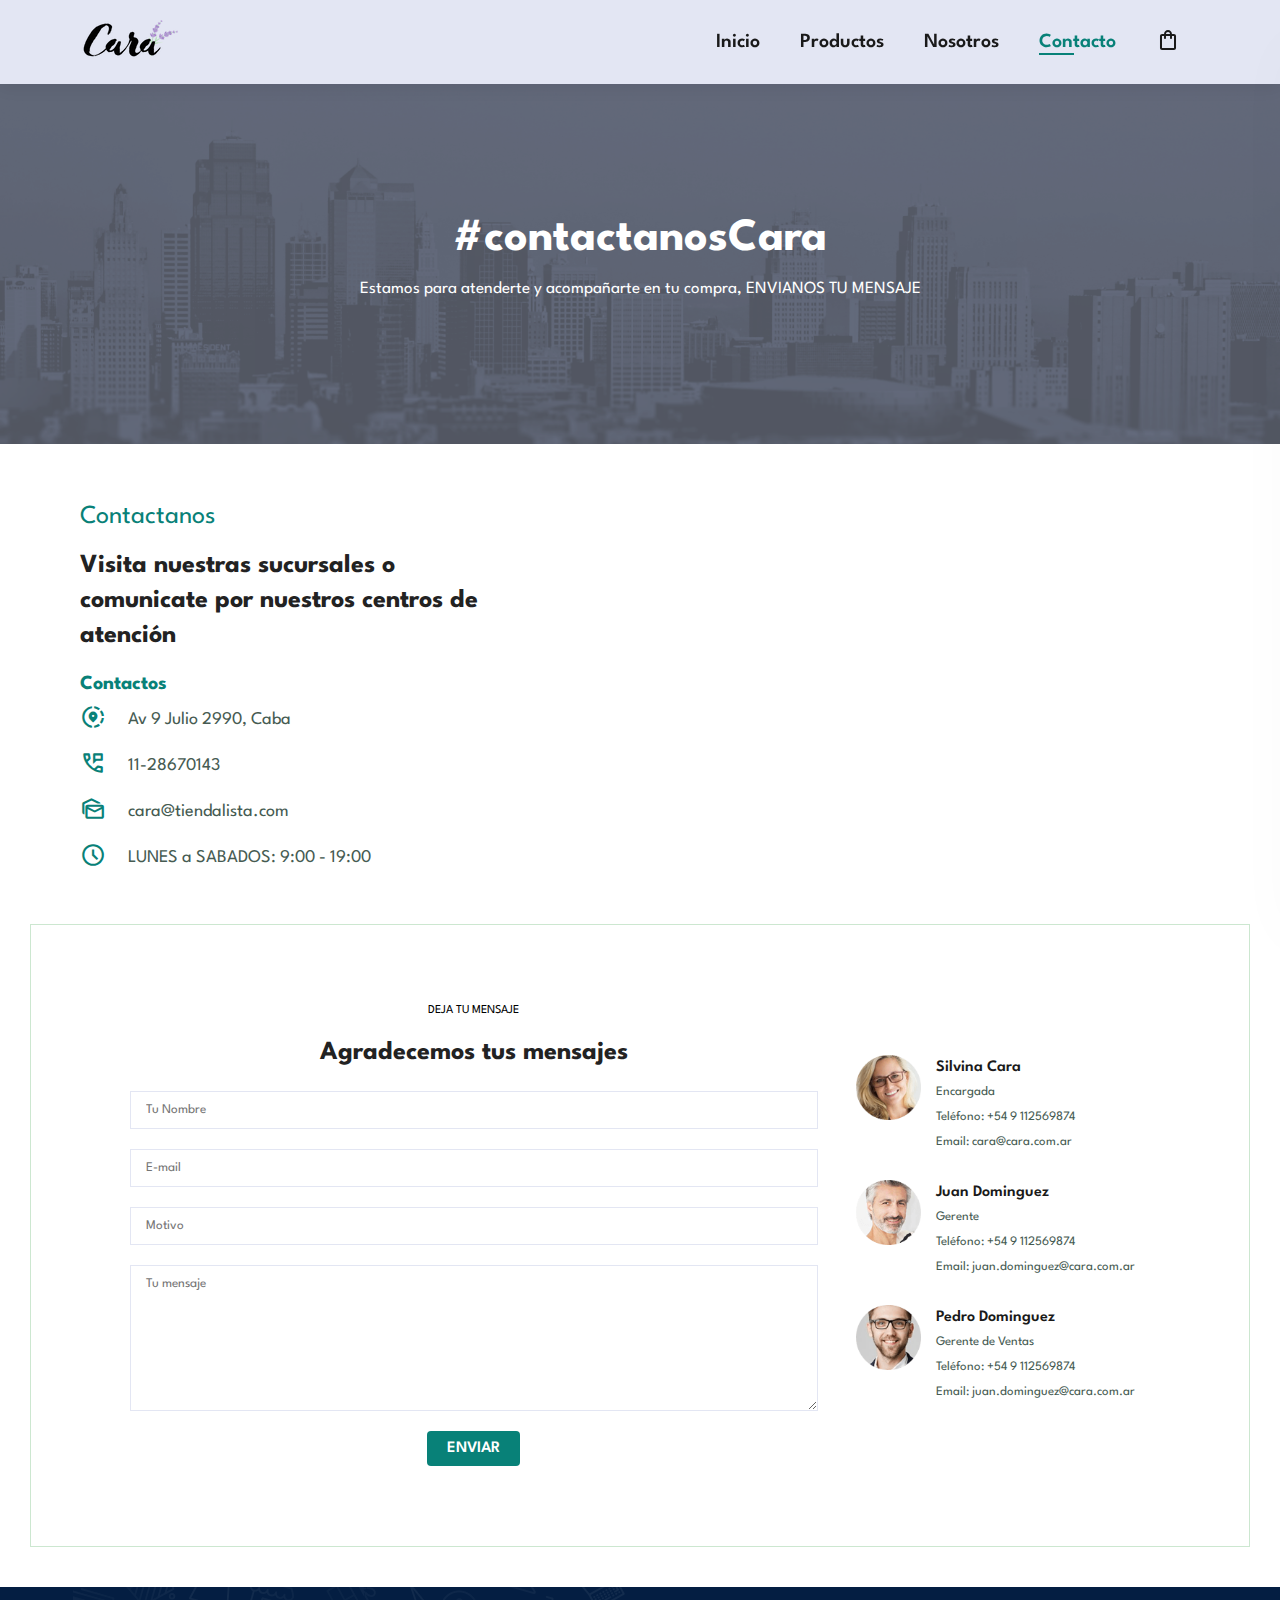
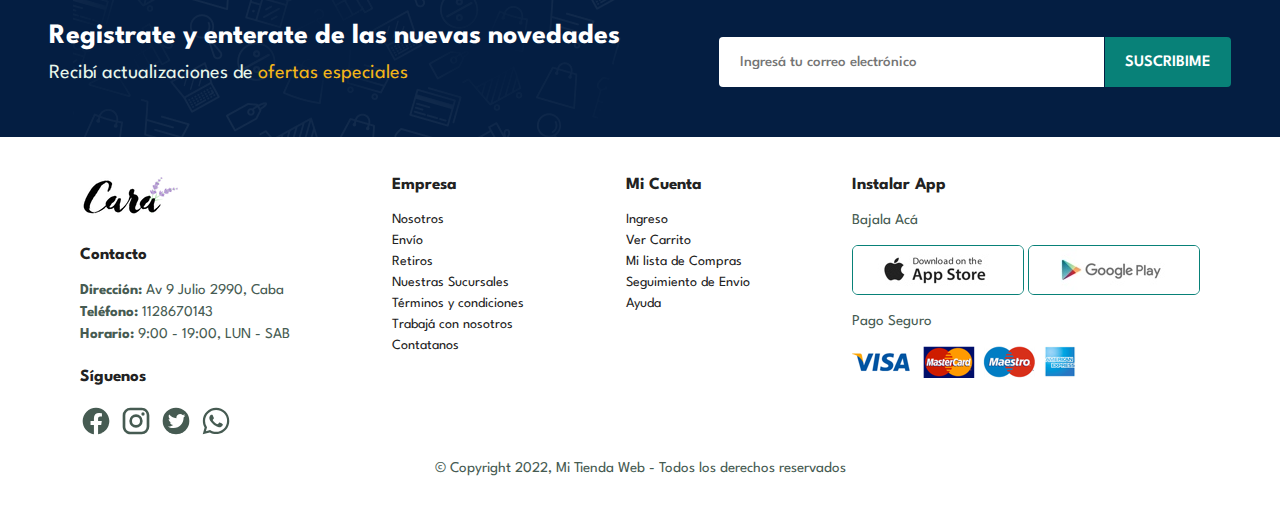
<file: contact.html>
<!DOCTYPE html>
<html lang="en">

<head>
    <meta charset="UTF-8">
    <meta http-equiv="X-UA-Compatible" content="IE=edge">
    <meta name="viewport" content="width=device-width, initial-scale=1.0">
    <title>Mi Tienda Web</title>
    <link href="https://fonts.googleapis.com/icon?family=Material+Icons" rel="stylesheet">
    <link href="https://fonts.googleapis.com/css2?family=Material+Icons" rel="stylesheet">
    <!-- https://material.io/resources/icons/?style=outline -->
    <link href="https://fonts.googleapis.com/css2?family=Material+Icons+Outlined" rel="stylesheet">
    <!-- https://material.io/resources/icons/?style=round -->
    <link href="https://fonts.googleapis.com/css2?family=Material+Icons+Round" rel="stylesheet">
    <!-- https://material.io/resources/icons/?style=sharp -->
    <link href="https://fonts.googleapis.com/css2?family=Material+Icons+Sharp" rel="stylesheet">
    <!-- https://material.io/resources/icons/?style=twotone -->
    <link href="https://fonts.googleapis.com/css2?family=Material+Icons+Two+Tone" rel="stylesheet">
    <link rel="stylesheet" href="https://fonts.googleapis.com/icon?family=Material+Icons">
    <link rel="stylesheet" href="https://fonts.googleapis.com/css2?family=Material+Symbols+Outlined:opsz,wght,FILL,GRAD@48,400,0,0" />
    <link rel="stylesheet" href="style.css">

</head>

<body>

    <section id="header">
        <a href="#"><img src="img/logo.png" class="logo" alt=""></a>
        <div>

            <ul id="navbar">
                <li><a href="index.html">Inicio</a></li>
                <li><a  href="shop.html">Productos</a></li>
                <li><a  href="about.html">Nosotros</a></li>
                <!-- <li><a href="ubic.html">Ubicación</a></li> -->
                <li><a class="active" href="contact.html">Contacto</a></li>
                <li id="lg-bag"><a href=""  id="shop"><span class="material-icons-outlined">shopping_bag</span></a></li>
                <a href="#" id="close"><span class="material-icons-outlined">
                    close
                    </span></a>

            </ul>
        </div>
        <div id="mobile">
            <li><a id="shopMobile"><span class="material-icons-outlined">shopping_bag</span></a></li>
            <li> <span id="bar" class="material-icons-outlined">
                    subject
                </span></li>

        </div>

        <div id="context">
            <ul id="carrito">
                <li class="cabezal">
                    <a href="#" id="closeCar"><span class="material-icons-outlined">
                            close
                        </span></a> <a href="" id="title">
                        <h4>Mi Carrito</h4>
                    </a> <a href=""></a>
                </li>
                <li id="cart" class="confirm">

                    <div class="photo"><img src="img/products/f1.jpg" alt=""></div>
                    <div class="boxes">
                        <div class="detalles name">
                            <h6>NombreProducto</h6>
                        </div>
                        <div class="detalles interno">
                            <input type="number" name="" id="cantidad" value="1" min="1" max="9">
                            <h6>$ 3333.55</h6>
                            <a href=""><span class="material-icons-outlined">
                                    do_disturb_on
                                </span></a>
                        </div>
                    </div>
                </li>
                <li id="comprar">

                    <h3 class="subtotal">Subtotal</h3>
                    <strong>
                        <h3 class="subtotal">$000000</h3>
                    </strong>
                    <div id="comprar" class="duo">
                        <button class="normal end" id="add">
                            <h4>CONTINUAR COMPRANDO</h4>
                        </button>
                        <button class="normal end second" id="add">
                            <H3>FINALIZAR COMPRAR</H3>
                        </button>
                    </div>

                </li>
            </ul>
            <div class="opacar"></div>

        </div>

    </section>


    <section id="page-header" class="contact-header">
        
        <h2>#contactanosCara</h2>
     
        <p>Estamos para atenderte y acompañarte en tu compra, ENVIANOS TU MENSAJE</p>
      
    </section>

    <section id="contact-details" class="section-p1">
        <div class="details">
            <span>Contactanos
            <h2>Visita nuestras sucursales o comunicate por nuestros centros de atención</h2>
            <h3>Contactos</h3>
            <div>
                <li>
                    <span class="material-symbols-outlined">
                        share_location
                        </span>
                        <p>Av 9 Julio 2990, Caba</p>
                </li>
                <li>
                    <span class="material-symbols-outlined">
                        perm_phone_msg
                        </span>
                        <p>11-28670143</p>
                </li>
                <li>
                    <span class="material-symbols-outlined">
                        mark_as_unread
                        </span>
                        <p>cara@tiendalista.com</p>
                </li>
                <li>
                    <span class="material-symbols-outlined">
                        schedule
                        </span>
                        <p>LUNES a SABADOS: 9:00 - 19:00</p>
                </li></span>
            </div>
        </div>
        <div class="map">
            <iframe src="https://www.google.com/maps/embed?pb=!1m18!1m12!1m3!1d3283.943990805975!2d-58.38390898442172!3d-34.60557778045907!2m3!1f0!2f0!3f0!3m2!1i1024!2i768!4f13.1!3m3!1m2!1s0x95bccacfdd1fa037%3A0xf1b1f26b0eab3053!2sAv.%209%20de%20Julio%2C%20Buenos%20Aires!5e0!3m2!1ses-419!2sar!4v1657426371802!5m2!1ses-419!2sar" width="600" height="450" style="border:0;" allowfullscreen="" loading="lazy" referrerpolicy="no-referrer-when-downgrade"></iframe>
        </div>
    </section>
  
    <section id="form-details">
        <form action="">
            <span>DEJA TU MENSAJE</span>
            <H2>Agradecemos tus mensajes</H2>
            <input type="text" placeholder="Tu Nombre">
            <input type="text" placeholder="E-mail">
            <input type="text" placeholder="Motivo">
            <textarea name="" id="" cols="30" rows="10" placeholder="Tu mensaje"></textarea>
            <button class="normal">Enviar</button>
        </form>

        <div class="people">
            <div>
                <img src="img/people/3.png" alt="">
                <p><span>Silvina Cara</span> Encargada <br> Teléfono: +54 9 112569874 <br>
                    Email: cara@cara.com.ar
                </p>
            </div>
            <div>
                <img src="img/people/1.png" alt="">
                <p><span>Juan Dominguez</span> Gerente <br> Teléfono: +54 9 112569874 <br>
                    Email: juan.dominguez@cara.com.ar
                </p>
            </div>
          
            <div>
                <img src="img/people/2.png" alt="">
                <p><span>Pedro Dominguez</span> Gerente de Ventas <br> Teléfono: +54 9 112569874 <br>
                    Email: juan.dominguez@cara.com.ar
                </p>
            </div>
        </div>

    </section>

    <section id="newsletter" class=" section-m1">
        <div class="newstext">
            <h4>Registrate y enterate de las nuevas novedades</h4>
            <p>Recibí actualizaciones de <span>ofertas especiales</span> </p>
        </div>
        <div class="form">
            <input type="text" placeholder="Ingresá tu correo electrónico">
            <button class="normal">Suscribime</button>
        </div>
    </section>

    <footer class="section-p1">
        <div class="col">
            <img class="logo" src="img/logo.png" alt="">
            <h4>Contacto</h4>
            <p><strong>Dirección:</strong> Av 9 Julio 2990, Caba</p>
            <p><strong>Teléfono:</strong> 1128670143</p>
            <p><strong>Horario:</strong> 9:00 - 19:00, LUN - SAB</p>
            <div class="follow">
                    <H4>Síguenos</H4>
                    <div class="icon">
                        <span class="material-icons-outlined"><svg xmlns="http://www.w3.org/2000/svg"
                                    xmlns:xlink="http://www.w3.org/1999/xlink" aria-hidden="true" role="img"
                                    class="iconify iconify--mdi" width="32" height="32"
                                    preserveAspectRatio="xMidYMid meet" viewBox="0 0 24 24">
                                    <path fill="currentColor"
                                        d="M12 2.04c-5.5 0-10 4.49-10 10.02c0 5 3.66 9.15 8.44 9.9v-7H7.9v-2.9h2.54V9.85c0-2.51 1.49-3.89 3.78-3.89c1.09 0 2.23.19 2.23.19v2.47h-1.26c-1.24 0-1.63.77-1.63 1.56v1.88h2.78l-.45 2.9h-2.33v7a10 10 0 0 0 8.44-9.9c0-5.53-4.5-10.02-10-10.02Z">
                                    </path>
                                </svg></span>
                         <span class="material-icons-outlined"><svg xmlns="http://www.w3.org/2000/svg"
                                    xmlns:xlink="http://www.w3.org/1999/xlink" aria-hidden="true" role="img"
                                    class="iconify iconify--mdi" width="32" height="32"
                                    preserveAspectRatio="xMidYMid meet" viewBox="0 0 24 24">
                                    <path fill="currentColor"
                                        d="M7.8 2h8.4C19.4 2 22 4.6 22 7.8v8.4a5.8 5.8 0 0 1-5.8 5.8H7.8C4.6 22 2 19.4 2 16.2V7.8A5.8 5.8 0 0 1 7.8 2m-.2 2A3.6 3.6 0 0 0 4 7.6v8.8C4 18.39 5.61 20 7.6 20h8.8a3.6 3.6 0 0 0 3.6-3.6V7.6C20 5.61 18.39 4 16.4 4H7.6m9.65 1.5a1.25 1.25 0 0 1 1.25 1.25A1.25 1.25 0 0 1 17.25 8A1.25 1.25 0 0 1 16 6.75a1.25 1.25 0 0 1 1.25-1.25M12 7a5 5 0 0 1 5 5a5 5 0 0 1-5 5a5 5 0 0 1-5-5a5 5 0 0 1 5-5m0 2a3 3 0 0 0-3 3a3 3 0 0 0 3 3a3 3 0 0 0 3-3a3 3 0 0 0-3-3Z">
                                    </path>
                                </svg></span>
                         <span class="material-icons-outlined"><svg xmlns="http://www.w3.org/2000/svg"
                                    xmlns:xlink="http://www.w3.org/1999/xlink" aria-hidden="true" role="img"
                                    class="iconify iconify--mdi" width="32" height="32"
                                    preserveAspectRatio="xMidYMid meet" viewBox="0 0 24 24">
                                    <path
                                        d="M17.71 9.33c.48-.4 1.04-.88 1.29-1.41c-.41.21-.9.34-1.44.41c.5-.36.91-.83 1.12-1.47c-.52.28-1.05.52-1.71.64c-1.55-1.87-5.26-.35-4.6 2.45c-2.61-.16-4.2-1.34-5.52-2.79c-.75 1.22-.1 3.07.79 3.58c-.46-.03-.81-.17-1.14-.33c.04 1.54.89 2.28 2.08 2.68c-.36.07-.76.09-1.14.03c.37 1.07 1.14 1.74 2.46 1.88c-.9.76-2.56 1.29-3.9 1.08c1.15.73 2.46 1.31 4.28 1.23c4.41-.2 7.36-3.36 7.43-7.98M12 2a10 10 0 0 1 10 10a10 10 0 0 1-10 10A10 10 0 0 1 2 12A10 10 0 0 1 12 2z"
                                        fill="currentColor"></path>
                                </svg></span>
                         <span class="material-icons-outlined"><svg xmlns="http://www.w3.org/2000/svg"
                                    xmlns:xlink="http://www.w3.org/1999/xlink" aria-hidden="true" role="img"
                                    class="iconify iconify--mdi" width="32" height="32"
                                    preserveAspectRatio="xMidYMid meet" viewBox="0 0 24 24">
                                    <path fill="currentColor"
                                        d="M12.04 2c-5.46 0-9.91 4.45-9.91 9.91c0 1.75.46 3.45 1.32 4.95L2.05 22l5.25-1.38c1.45.79 3.08 1.21 4.74 1.21c5.46 0 9.91-4.45 9.91-9.91c0-2.65-1.03-5.14-2.9-7.01A9.816 9.816 0 0 0 12.04 2m.01 1.67c2.2 0 4.26.86 5.82 2.42a8.225 8.225 0 0 1 2.41 5.83c0 4.54-3.7 8.23-8.24 8.23c-1.48 0-2.93-.39-4.19-1.15l-.3-.17l-3.12.82l.83-3.04l-.2-.32a8.188 8.188 0 0 1-1.26-4.38c.01-4.54 3.7-8.24 8.25-8.24M8.53 7.33c-.16 0-.43.06-.66.31c-.22.25-.87.86-.87 2.07c0 1.22.89 2.39 1 2.56c.14.17 1.76 2.67 4.25 3.73c.59.27 1.05.42 1.41.53c.59.19 1.13.16 1.56.1c.48-.07 1.46-.6 1.67-1.18c.21-.58.21-1.07.15-1.18c-.07-.1-.23-.16-.48-.27c-.25-.14-1.47-.74-1.69-.82c-.23-.08-.37-.12-.56.12c-.16.25-.64.81-.78.97c-.15.17-.29.19-.53.07c-.26-.13-1.06-.39-2-1.23c-.74-.66-1.23-1.47-1.38-1.72c-.12-.24-.01-.39.11-.5c.11-.11.27-.29.37-.44c.13-.14.17-.25.25-.41c.08-.17.04-.31-.02-.43c-.06-.11-.56-1.35-.77-1.84c-.2-.48-.4-.42-.56-.43c-.14 0-.3-.01-.47-.01Z">
                                    </path>
                                </svg></span>
                    </div>
            </div>
            </div>

            <div class="col">
                <h4>Empresa</h4>
                <a href="#">Nosotros</a>
                <a href="#">Envío</a>
                <a href="#">Retiros</a>
                <a href="#">Nuestras Sucursales</a>
                <a href="#">Términos y condiciones</a>
                <a href="#">Trabajá con nosotros</a>
                <a href="#">Contatanos</a>


            </div>

            <div class="col">
                <h4>Mi Cuenta</h4>
                <a href="#">Ingreso</a>
                <a href="#">Ver Carrito</a>
                <a href="#">Mi lista de Compras</a>
                <a href="#">Seguimiento de Envio</a>
                <a href="#">Ayuda</a>

            </div>

            <div class="col install">
                <h4>Instalar App</h4>
                <p>Bajala Acá</p>
                <div class="row">
                    <img src="img/pay/app.jpg" alt="">
                    <img src="img/pay/play.jpg" alt="">
                </div>
                <p>Pago Seguro</p>
                <img src="img/pay/pay.png" alt="">

            </div>

            <div class="copyrigth">
                <p>© Copyright 2022, Mi Tienda Web - Todos los derechos reservados </p>
            </div>
        </div>
    </footer>

    <script src="script.js"></script>
</body>

</html>
</file>
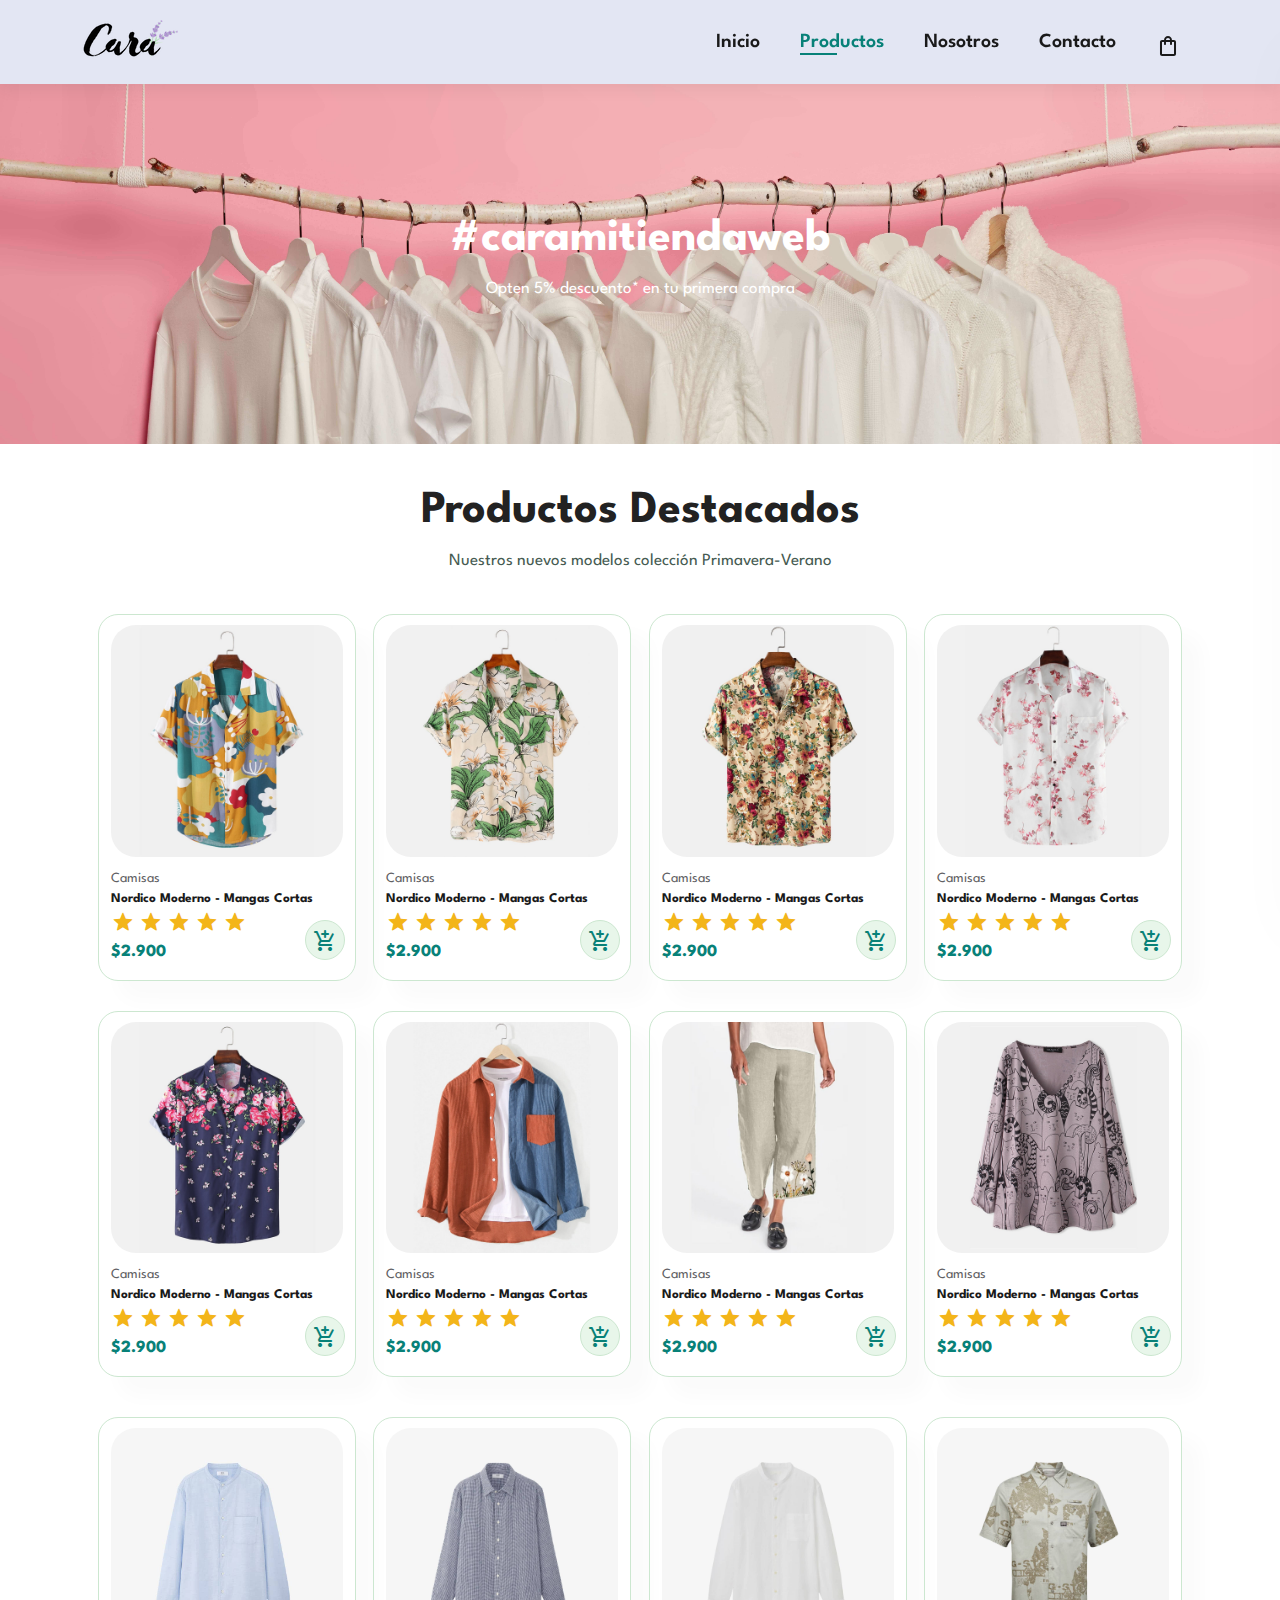
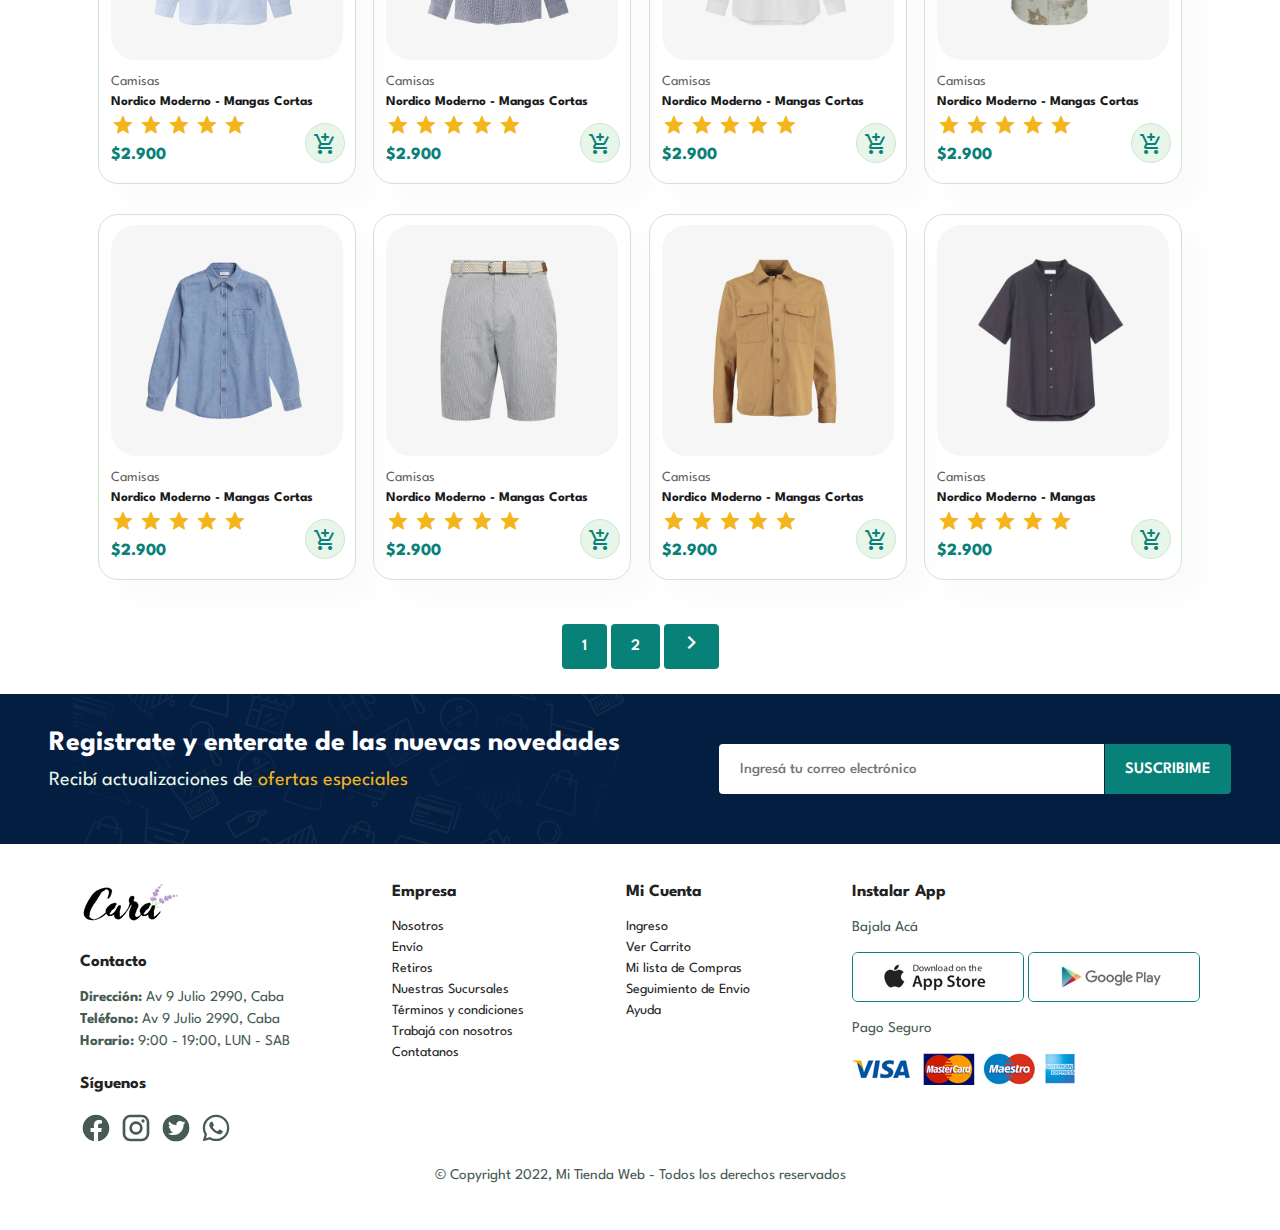
<file: shop.html>
<!DOCTYPE html>
<html lang="en">

<head>
    <meta charset="UTF-8">
    <meta http-equiv="X-UA-Compatible" content="IE=edge">
    <meta name="viewport" content="width=device-width, initial-scale=1.0">
    <title>Mi Tienda Web</title>
    <link href="https://fonts.googleapis.com/icon?family=Material+Icons" rel="stylesheet">
    <link href="https://fonts.googleapis.com/css2?family=Material+Icons" rel="stylesheet">
    <!-- https://material.io/resources/icons/?style=outline -->
    <link href="https://fonts.googleapis.com/css2?family=Material+Icons+Outlined" rel="stylesheet">
    <!-- https://material.io/resources/icons/?style=round -->
    <link href="https://fonts.googleapis.com/css2?family=Material+Icons+Round" rel="stylesheet">
    <!-- https://material.io/resources/icons/?style=sharp -->
    <link href="https://fonts.googleapis.com/css2?family=Material+Icons+Sharp" rel="stylesheet">
    <!-- https://material.io/resources/icons/?style=twotone -->
    <link href="https://fonts.googleapis.com/css2?family=Material+Icons+Two+Tone" rel="stylesheet">
    <link rel="stylesheet" href="https://fonts.googleapis.com/icon?family=Material+Icons">
    <link rel="stylesheet"
        href="https://fonts.googleapis.com/css2?family=Material+Symbols+Outlined:opsz,wght,FILL,GRAD@48,400,0,0" />
    <link rel="stylesheet" href="style.css">

</head>

<body>

    <section id="header">
        <a  ><img src="img/logo.png" class="logo" id="addProduct" alt=""></a>
        <div>

            <ul id="navbar">
                <li><a href="index.html">Inicio</a></li>
                <li><a class="active" href="shop.html">Productos</a></li>
                <li><a href="about.html">Nosotros</a></li>
                <!-- <li><a href="ubic.html">Ubicación</a></li> -->
                <li><a href="contact.html">Contacto</a></li>
                <li id="lg-bag"><a href="" id="shop"><span class="material-icons-outlined">shopping_bag</span></a>
                    <section>
                        <h4 class="quatity"></h4>
                    </section></li>
                <a   id="close"><span class="material-icons-outlined">
                        close
                    </span></a>

            </ul>
        </div>
        <div id="mobile">
            <li><a id="shopMobile"><span class="material-icons-outlined">shopping_bag</span></a></li>
            <li> <span id="bar" class="material-icons-outlined">
                    subject
                </span></li>

        </div>

        <div id="context">
            <ul id="carrito">
                <li class="cabezal">
                    <a   id="closeCar"><span class="material-icons-outlined">
                            close
                        </span></a> <a href="" id="title">
                        <h4>Mi Carrito</h4>
                    </a> <a href=""></a>
                </li>
                
                <li id="comprar">

                    <h3 class="subtotal">Subtotal</h3>
                    <strong>
                        <h3 class="subtotal cartTotal">$000000</h3>
                    </strong>
                    <div id="comprar" class="duo">
                        <button class="normal end" id="add">
                            <h4>CONTINUAR COMPRANDO</h4>
                        </button>
                        <button class="normal end second" id="add">
                            <H3>FINALIZAR COMPRAR</H3>
                        </button>
                    </div>

                </li>
            </ul>
            <div class="opacar"></div>

        </div>

    </section>


    <section id="page-header" loading="lazy">

        <h2>#caramitiendaweb</h2>

        <p>Opten 5% descuento* en tu primera compra</p>

    </section>


    <section id="product1" class="section-p1">
        <h2>Productos Destacados</h2>
        <p>Nuestros nuevos modelos colección Primavera-Verano </p>


        <div class="pro-container">
            <div class="pro-container">
                <div class="pro" onclick="window.location.href='sproduct.html'">
                    <img class="imgadd" loading="lazy" src="img/products/f1.jpg" alt="">
                    <div class="des">
                        <span class="categoria">Camisas</span>
                        <h5>Nordico Moderno - Mangas Cortas</h5>
                        <div class="star">
                            <span class="material-icons-round">
                                grade
                            </span>
                            <span class="material-icons-round">
                                grade
                            </span>
                            <span class="material-icons-round">
                                grade
                            </span>
                            <span class="material-icons-round">
                                grade
                            </span>
                            <span class="material-icons-round">
                                grade
                            </span>
                        </div>
                        <h4>$2.900</h4>
                    </div>
                    <a  ><span class="material-icons-round" id="add">
                            add_shopping_cart
                        </span></a>
                </div>
                <div class="pro">
                    <img loading="lazy" src="img/products/f2.jpg" alt="">
                    <div class="des">
                        <span class="categoria">Camisas</span>
                        <h5>Nordico Moderno - Mangas Cortas</h5>
                        <div class="star">
                            <span class="material-icons-round">
                                grade
                            </span>
                            <span class="material-icons-round">
                                grade
                            </span>
                            <span class="material-icons-round">
                                grade
                            </span>
                            <span class="material-icons-round">
                                grade
                            </span>
                            <span class="material-icons-round">
                                grade
                            </span>
                        </div>
                        <h4 class="price">$2.900</h4>
                    </div>
                    <a  ><span class="material-icons-round" id="add">
                            add_shopping_cart
                        </span></a>
                </div>
                <div class="pro">
                    <img loading="lazy" src="img/products/f3.jpg" alt="">
                    <div class="des">
                        <span class="categoria">Camisas</span>
                        <h5>Nordico Moderno - Mangas Cortas</h5>
                        <div class="star">
                            <span class="material-icons-round">
                                grade
                            </span>
                            <span class="material-icons-round">
                                grade
                            </span>
                            <span class="material-icons-round">
                                grade
                            </span>
                            <span class="material-icons-round">
                                grade
                            </span>
                            <span class="material-icons-round">
                                grade
                            </span>
                        </div>
                        <h4>$2.900</h4>
                    </div>
                    <a  ><span class="material-icons-round" id="add">
                            add_shopping_cart
                        </span></a>
                </div>
                <div class="pro">
                    <img loading="lazy" src="img/products/f4.jpg" alt="">
                    <div class="des">
                        <span class="categoria">Camisas</span>
                        <h5>Nordico Moderno - Mangas Cortas</h5>
                        <div class="star">
                            <span class="material-icons-round">
                                grade
                            </span>
                            <span class="material-icons-round">
                                grade
                            </span>
                            <span class="material-icons-round">
                                grade
                            </span>
                            <span class="material-icons-round">
                                grade
                            </span>
                            <span class="material-icons-round">
                                grade
                            </span>
                        </div>
                        <h4>$2.900</h4>
                    </div>
                    <a  ><span class="material-icons-round" id="add">
                            add_shopping_cart
                        </span></a>
                </div>
                <div class="pro">
                    <img loading="lazy" src="img/products/f5.jpg" alt="">
                    <div class="des">
                        <span class="categoria">Camisas</span>
                        <h5>Nordico Moderno - Mangas Cortas</h5>
                        <div class="star">
                            <span class="material-icons-round">
                                grade
                            </span>
                            <span class="material-icons-round">
                                grade
                            </span>
                            <span class="material-icons-round">
                                grade
                            </span>
                            <span class="material-icons-round">
                                grade
                            </span>
                            <span class="material-icons-round">
                                grade
                            </span>
                        </div>
                        <h4>$2.900</h4>
                    </div>
                    <a  ><span class="material-icons-round" id="add">
                            add_shopping_cart
                        </span></a>
                </div>
                <div class="pro">
                    <img loading="lazy" src="img/products/f6.jpg" alt="">
                    <div class="des">
                        <span class="categoria">Camisas</span>
                        <h5>Nordico Moderno - Mangas Cortas</h5>
                        <div class="star">
                            <span class="material-icons-round">
                                grade
                            </span>
                            <span class="material-icons-round">
                                grade
                            </span>
                            <span class="material-icons-round">
                                grade
                            </span>
                            <span class="material-icons-round">
                                grade
                            </span>
                            <span class="material-icons-round">
                                grade
                            </span>
                        </div>
                        <h4>$2.900</h4>
                    </div>
                    <a  ><span class="material-icons-round" id="add">
                            add_shopping_cart
                        </span></a>
                </div>
                <div class="pro">
                    <img loading="lazy" src="img/products/f7.jpg" alt="">
                    <div class="des">
                        <span class="categoria">Camisas</span>
                        <h5>Nordico Moderno - Mangas Cortas</h5>
                        <div class="star">
                            <span class="material-icons-round">
                                grade
                            </span>
                            <span class="material-icons-round">
                                grade
                            </span>
                            <span class="material-icons-round">
                                grade
                            </span>
                            <span class="material-icons-round">
                                grade
                            </span>
                            <span class="material-icons-round">
                                grade
                            </span>
                        </div>
                        <h4>$2.900</h4>
                    </div>
                    <a  ><span class="material-icons-round" id="add">
                            add_shopping_cart
                        </span></a>
                </div>
                <div class="pro">
                    <img loading="lazy" src="img/products/f8.jpg" alt="">
                    <div class="des">
                        <span class="categoria">Camisas</span>
                        <h5>Nordico Moderno - Mangas Cortas</h5>
                        <div class="star">
                            <span class="material-icons-round">
                                grade
                            </span>
                            <span class="material-icons-round">
                                grade
                            </span>
                            <span class="material-icons-round">
                                grade
                            </span>
                            <span class="material-icons-round">
                                grade
                            </span>
                            <span class="material-icons-round">
                                grade
                            </span>
                        </div>
                        <h4>$2.900</h4>
                    </div>
                    <a  ><span class="material-icons-round" id="add">
                            add_shopping_cart
                        </span></a>
                </div>



                <div class="pro-container">
                    <div class="pro-container">
                        <div class="pro">
                            <img loading="lazy" src="img/products/n1.jpg" alt="">
                            <div class="des">
                                <span class="categoria">Camisas</span>
                                <h5>Nordico Moderno - Mangas Cortas</h5>
                                <div class="star">
                                    <span class="material-icons-round">
                                        grade
                                    </span>
                                    <span class="material-icons-round">
                                        grade
                                    </span>
                                    <span class="material-icons-round">
                                        grade
                                    </span>
                                    <span class="material-icons-round">
                                        grade
                                    </span>
                                    <span class="material-icons-round">
                                        grade
                                    </span>
                                </div>
                                <h4>$2.900</h4>
                            </div>
                            <a  ><span class="material-icons-round" id="add">
                                    add_shopping_cart
                                </span></a>
                        </div>
                        <div class="pro">
                            <img loading="lazy" src="img/products/n2.jpg" alt="">
                            <div class="des">
                                <span class="categoria">Camisas</span>
                                <h5>Nordico Moderno - Mangas Cortas</h5>
                                <div class="star">
                                    <span class="material-icons-round">
                                        grade
                                    </span>
                                    <span class="material-icons-round">
                                        grade
                                    </span>
                                    <span class="material-icons-round">
                                        grade
                                    </span>
                                    <span class="material-icons-round">
                                        grade
                                    </span>
                                    <span class="material-icons-round">
                                        grade
                                    </span>
                                </div>
                                <h4>$2.900</h4>
                            </div>
                            <a  ><span class="material-icons-round" id="add">
                                    add_shopping_cart
                                </span></a>
                        </div>
                        <div class="pro">
                            <img loading="lazy" src="img/products/n3.jpg" alt="">
                            <div class="des">
                                <span class="categoria">Camisas</span>
                                <h5>Nordico Moderno - Mangas Cortas</h5>
                                <div class="star">
                                    <span class="material-icons-round">
                                        grade
                                    </span>
                                    <span class="material-icons-round">
                                        grade
                                    </span>
                                    <span class="material-icons-round">
                                        grade
                                    </span>
                                    <span class="material-icons-round">
                                        grade
                                    </span>
                                    <span class="material-icons-round">
                                        grade
                                    </span>
                                </div>
                                <h4>$2.900</h4>
                            </div>
                            <a  ><span class="material-icons-round" id="add">
                                    add_shopping_cart
                                </span></a>
                        </div>
                        <div class="pro">
                            <img loading="lazy" src="img/products/n4.jpg" alt="">
                            <div class="des">
                                <span class="categoria">Camisas</span>
                                <h5>Nordico Moderno - Mangas Cortas</h5>
                                <div class="star">
                                    <span class="material-icons-round">
                                        grade
                                    </span>
                                    <span class="material-icons-round">
                                        grade
                                    </span>
                                    <span class="material-icons-round">
                                        grade
                                    </span>
                                    <span class="material-icons-round">
                                        grade
                                    </span>
                                    <span class="material-icons-round">
                                        grade
                                    </span>
                                </div>
                                <h4>$2.900</h4>
                            </div>
                            <a  ><span class="material-icons-round" id="add">
                                    add_shopping_cart
                                </span></a>
                        </div>
                        <div class="pro">
                            <img loading="lazy" src="img/products/n5.jpg" alt="">
                            <div class="des">
                                <span class="categoria">Camisas</span>
                                <h5>Nordico Moderno - Mangas Cortas</h5>
                                <div class="star">
                                    <span class="material-icons-round">
                                        grade
                                    </span>
                                    <span class="material-icons-round">
                                        grade
                                    </span>
                                    <span class="material-icons-round">
                                        grade
                                    </span>
                                    <span class="material-icons-round">
                                        grade
                                    </span>
                                    <span class="material-icons-round">
                                        grade
                                    </span>
                                </div>
                                <h4>$2.900</h4>
                            </div>
                            <a  ><span class="material-icons-round" id="add">
                                    add_shopping_cart
                                </span></a>
                        </div>
                        <div class="pro">
                            <img loading="lazy" src="img/products/n6.jpg" alt="">
                            <div class="des">
                                <span class="categoria">Camisas</span>
                                <h5>Nordico Moderno - Mangas Cortas</h5>
                                <div class="star">
                                    <span class="material-icons-round">
                                        grade
                                    </span>
                                    <span class="material-icons-round">
                                        grade
                                    </span>
                                    <span class="material-icons-round">
                                        grade
                                    </span>
                                    <span class="material-icons-round">
                                        grade
                                    </span>
                                    <span class="material-icons-round">
                                        grade
                                    </span>
                                </div>
                                <h4>$2.900</h4>
                            </div>
                            <a  ><span class="material-icons-round" id="add">
                                    add_shopping_cart
                                </span></a>
                        </div>
                        <div class="pro">
                            <img loading="lazy" src="img/products/n7.jpg" alt="">
                            <div class="des">
                                <span class="categoria">Camisas</span>
                                <h5>Nordico Moderno - Mangas Cortas</h5>
                                <div class="star">
                                    <span class="material-icons-round">
                                        grade
                                    </span>
                                    <span class="material-icons-round">
                                        grade
                                    </span>
                                    <span class="material-icons-round">
                                        grade
                                    </span>
                                    <span class="material-icons-round">
                                        grade
                                    </span>
                                    <span class="material-icons-round">
                                        grade
                                    </span>
                                </div>
                                <h4>$2.900</h4>
                            </div>
                            <a  ><span class="material-icons-round" id="add">
                                    add_shopping_cart
                                </span></a>
                        </div>
                        <div class="pro">
                            <img loading="lazy" src="img/products/n8.jpg" alt="">
                            <div class="des">
                                <span class="categoria">Camisas</span>
                                <h5>Nordico Moderno - Mangas </h5>
                                <div class="star">
                                    <span class="material-icons-round">
                                        grade
                                    </span>
                                    <span class="material-icons-round">
                                        grade
                                    </span>
                                    <span class="material-icons-round">
                                        grade
                                    </span>
                                    <span class="material-icons-round">
                                        grade
                                    </span>
                                    <span class="material-icons-round">
                                        grade
                                    </span>
                                </div>
                                <h4>$2.900</h4>
                            </div>
                            <a  ><span class="material-icons-round" id="add">
                                    add_shopping_cart
                                </span></a>
                        </div>

                    </div>
                </div>
    </section>

    <section id="pagination" class="section-p1">
        <a  >1</a>
        <a  >2</a>
        <a  ><span class="material-icons-outlined">
                arrow_forward_ios
            </span></a>
    </section>


    <section id="newsletter" class=" section-m1">
        <div class="newstext">
            <h4>Registrate y enterate de las nuevas novedades</h4>
            <p>Recibí actualizaciones de <span>ofertas especiales</span> </p>
        </div>
        <div class="form">
            <input type="text" placeholder="Ingresá tu correo electrónico">
            <button class="normal">Suscribime</button>
        </div>
    </section>

    <footer class="section-p1">
        <div class="col">
            <img class="logo" src="img/logo.png" alt="">
            <h4>Contacto</h4>
            <p><strong>Dirección:</strong> Av 9 Julio 2990, Caba</p>
            <p><strong>Teléfono:</strong> Av 9 Julio 2990, Caba</p>
            <p><strong>Horario:</strong> 9:00 - 19:00, LUN - SAB</p>
            <div class="follow">
                <H4>Síguenos</H4>
                <div class="icon">
                    <span class="material-icons-outlined"><svg xmlns="http://www.w3.org/2000/svg"
                            xmlns:xlink="http://www.w3.org/1999/xlink" aria-hidden="true" role="img"
                            class="iconify iconify--mdi" width="32" height="32" preserveAspectRatio="xMidYMid meet"
                            viewBox="0 0 24 24">
                            <path fill="currentColor"
                                d="M12 2.04c-5.5 0-10 4.49-10 10.02c0 5 3.66 9.15 8.44 9.9v-7H7.9v-2.9h2.54V9.85c0-2.51 1.49-3.89 3.78-3.89c1.09 0 2.23.19 2.23.19v2.47h-1.26c-1.24 0-1.63.77-1.63 1.56v1.88h2.78l-.45 2.9h-2.33v7a10 10 0 0 0 8.44-9.9c0-5.53-4.5-10.02-10-10.02Z">
                            </path>
                        </svg></span>
                    <span class="material-icons-outlined"><svg xmlns="http://www.w3.org/2000/svg"
                            xmlns:xlink="http://www.w3.org/1999/xlink" aria-hidden="true" role="img"
                            class="iconify iconify--mdi" width="32" height="32" preserveAspectRatio="xMidYMid meet"
                            viewBox="0 0 24 24">
                            <path fill="currentColor"
                                d="M7.8 2h8.4C19.4 2 22 4.6 22 7.8v8.4a5.8 5.8 0 0 1-5.8 5.8H7.8C4.6 22 2 19.4 2 16.2V7.8A5.8 5.8 0 0 1 7.8 2m-.2 2A3.6 3.6 0 0 0 4 7.6v8.8C4 18.39 5.61 20 7.6 20h8.8a3.6 3.6 0 0 0 3.6-3.6V7.6C20 5.61 18.39 4 16.4 4H7.6m9.65 1.5a1.25 1.25 0 0 1 1.25 1.25A1.25 1.25 0 0 1 17.25 8A1.25 1.25 0 0 1 16 6.75a1.25 1.25 0 0 1 1.25-1.25M12 7a5 5 0 0 1 5 5a5 5 0 0 1-5 5a5 5 0 0 1-5-5a5 5 0 0 1 5-5m0 2a3 3 0 0 0-3 3a3 3 0 0 0 3 3a3 3 0 0 0 3-3a3 3 0 0 0-3-3Z">
                            </path>
                        </svg></span>
                    <span class="material-icons-outlined"><svg xmlns="http://www.w3.org/2000/svg"
                            xmlns:xlink="http://www.w3.org/1999/xlink" aria-hidden="true" role="img"
                            class="iconify iconify--mdi" width="32" height="32" preserveAspectRatio="xMidYMid meet"
                            viewBox="0 0 24 24">
                            <path
                                d="M17.71 9.33c.48-.4 1.04-.88 1.29-1.41c-.41.21-.9.34-1.44.41c.5-.36.91-.83 1.12-1.47c-.52.28-1.05.52-1.71.64c-1.55-1.87-5.26-.35-4.6 2.45c-2.61-.16-4.2-1.34-5.52-2.79c-.75 1.22-.1 3.07.79 3.58c-.46-.03-.81-.17-1.14-.33c.04 1.54.89 2.28 2.08 2.68c-.36.07-.76.09-1.14.03c.37 1.07 1.14 1.74 2.46 1.88c-.9.76-2.56 1.29-3.9 1.08c1.15.73 2.46 1.31 4.28 1.23c4.41-.2 7.36-3.36 7.43-7.98M12 2a10 10 0 0 1 10 10a10 10 0 0 1-10 10A10 10 0 0 1 2 12A10 10 0 0 1 12 2z"
                                fill="currentColor"></path>
                        </svg></span>
                    <span class="material-icons-outlined"><svg xmlns="http://www.w3.org/2000/svg"
                            xmlns:xlink="http://www.w3.org/1999/xlink" aria-hidden="true" role="img"
                            class="iconify iconify--mdi" width="32" height="32" preserveAspectRatio="xMidYMid meet"
                            viewBox="0 0 24 24">
                            <path fill="currentColor"
                                d="M12.04 2c-5.46 0-9.91 4.45-9.91 9.91c0 1.75.46 3.45 1.32 4.95L2.05 22l5.25-1.38c1.45.79 3.08 1.21 4.74 1.21c5.46 0 9.91-4.45 9.91-9.91c0-2.65-1.03-5.14-2.9-7.01A9.816 9.816 0 0 0 12.04 2m.01 1.67c2.2 0 4.26.86 5.82 2.42a8.225 8.225 0 0 1 2.41 5.83c0 4.54-3.7 8.23-8.24 8.23c-1.48 0-2.93-.39-4.19-1.15l-.3-.17l-3.12.82l.83-3.04l-.2-.32a8.188 8.188 0 0 1-1.26-4.38c.01-4.54 3.7-8.24 8.25-8.24M8.53 7.33c-.16 0-.43.06-.66.31c-.22.25-.87.86-.87 2.07c0 1.22.89 2.39 1 2.56c.14.17 1.76 2.67 4.25 3.73c.59.27 1.05.42 1.41.53c.59.19 1.13.16 1.56.1c.48-.07 1.46-.6 1.67-1.18c.21-.58.21-1.07.15-1.18c-.07-.1-.23-.16-.48-.27c-.25-.14-1.47-.74-1.69-.82c-.23-.08-.37-.12-.56.12c-.16.25-.64.81-.78.97c-.15.17-.29.19-.53.07c-.26-.13-1.06-.39-2-1.23c-.74-.66-1.23-1.47-1.38-1.72c-.12-.24-.01-.39.11-.5c.11-.11.27-.29.37-.44c.13-.14.17-.25.25-.41c.08-.17.04-.31-.02-.43c-.06-.11-.56-1.35-.77-1.84c-.2-.48-.4-.42-.56-.43c-.14 0-.3-.01-.47-.01Z">
                            </path>
                        </svg></span>
                </div>
            </div>
        </div>

        <div class="col">
            <h4>Empresa</h4>
            <a  >Nosotros</a>
            <a  >Envío</a>
            <a  >Retiros</a>
            <a  >Nuestras Sucursales</a>
            <a  >Términos y condiciones</a>
            <a  >Trabajá con nosotros</a>
            <a  >Contatanos</a>


        </div>

        <div class="col">
            <h4>Mi Cuenta</h4>
            <a  >Ingreso</a>
            <a  >Ver Carrito</a>
            <a  >Mi lista de Compras</a>
            <a  >Seguimiento de Envio</a>
            <a  >Ayuda</a>

        </div>

        <div class="col install">
            <h4>Instalar App</h4>
            <p>Bajala Acá</p>
            <div class="row">
                <img src="img/pay/app.jpg" alt="">
                <img src="img/pay/play.jpg" alt="">
            </div>
            <p>Pago Seguro</p>
            <img src="img/pay/pay.png" alt="">

        </div>

        <div class="copyrigth">
            <p>© Copyright 2022, Mi Tienda Web - Todos los derechos reservados </p>
        </div>
        </div>
    </footer>
    <script async src="scriptProduct.js"></script>

    <script async src="script.js"></script>
</body>

</html>
</file>
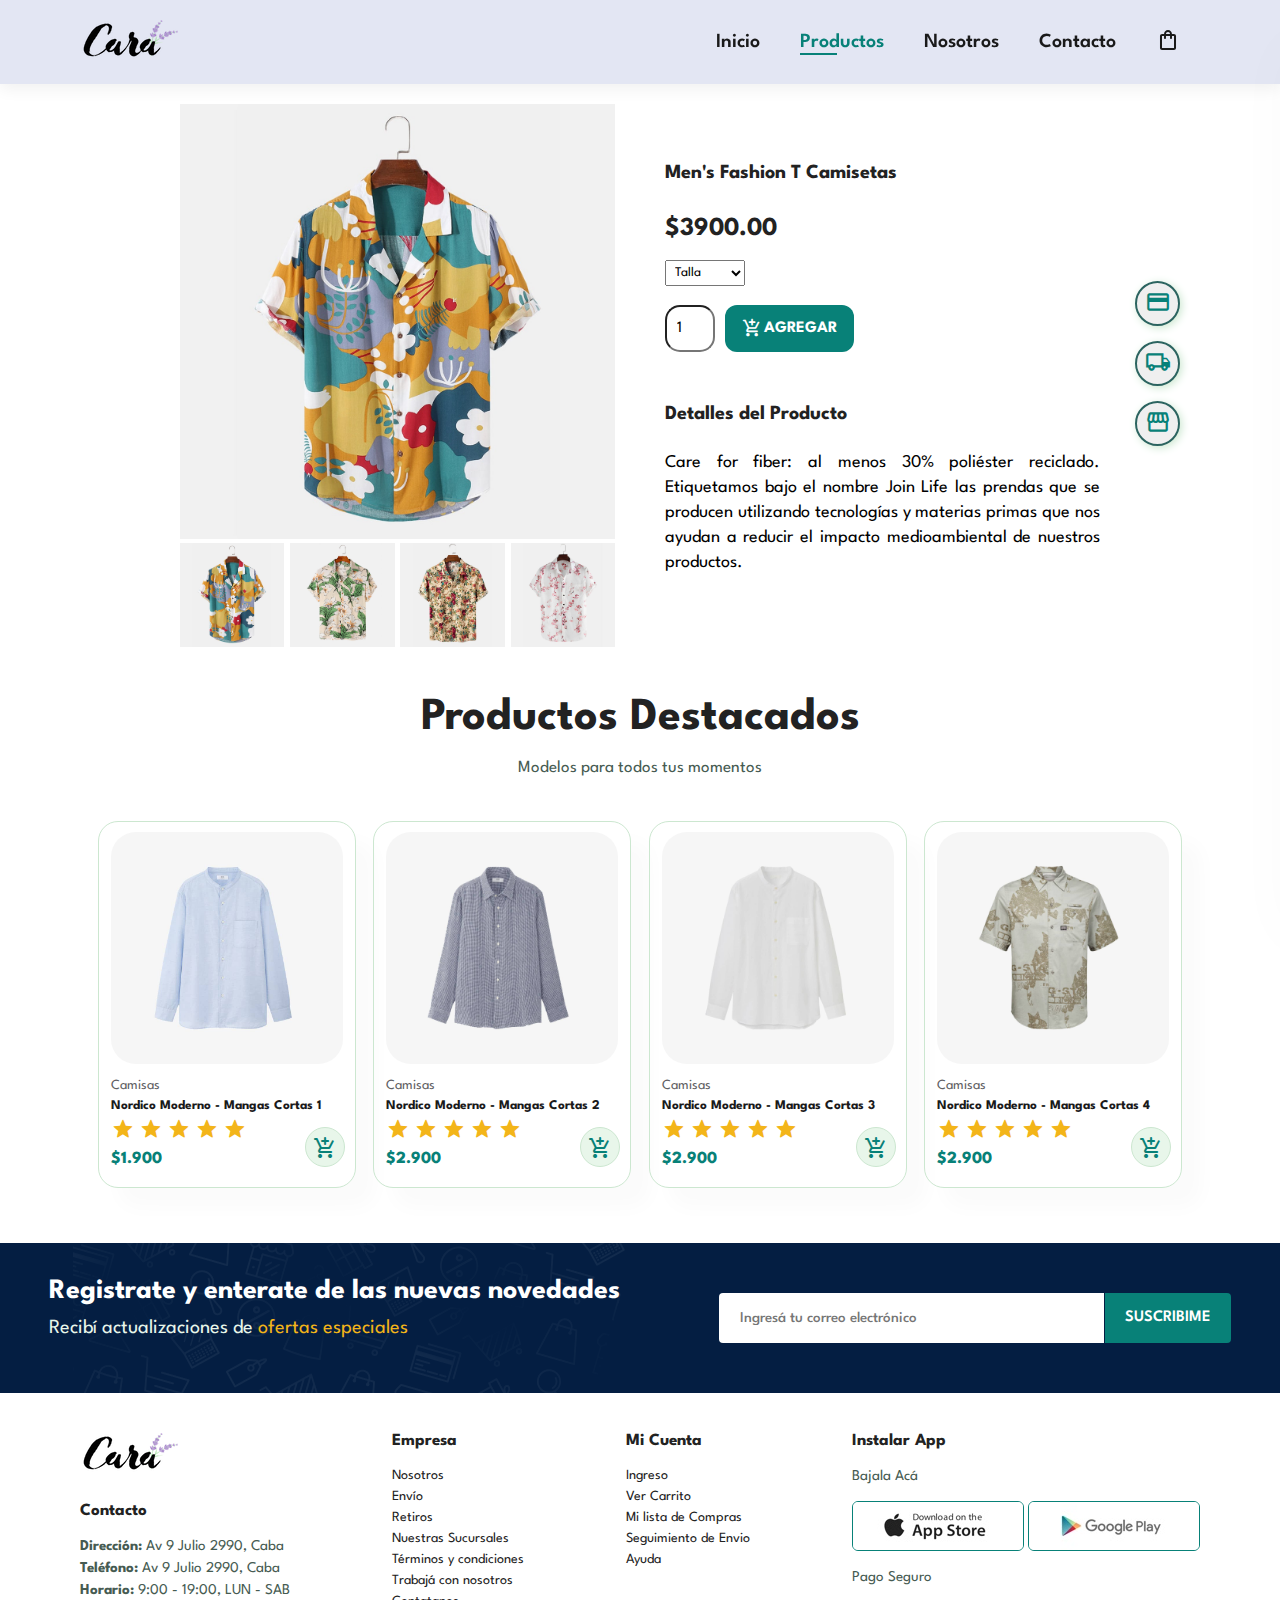
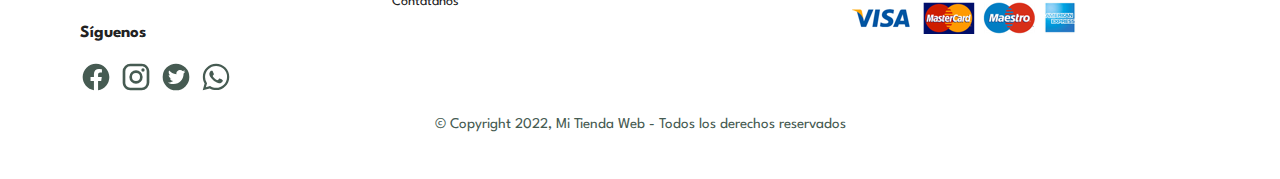
<file: sproduct.html>
<!DOCTYPE html>
<html lang="en">

<head>
    <meta charset="UTF-8">
    <meta http-equiv="X-UA-Compatible" content="IE=edge">
    <meta name="viewport" content="width=device-width, initial-scale=1.0">
    <title>Mi Tienda Web</title>
    <link href="https://fonts.googleapis.com/icon?family=Material+Icons" rel="stylesheet">
    <link href="https://fonts.googleapis.com/css2?family=Material+Icons" rel="stylesheet">
    <!-- https://material.io/resources/icons/?style=outline -->
    <link href="https://fonts.googleapis.com/css2?family=Material+Icons+Outlined" rel="stylesheet">
    <!-- https://material.io/resources/icons/?style=round -->
    <link href="https://fonts.googleapis.com/css2?family=Material+Icons+Round" rel="stylesheet">
    <!-- https://material.io/resources/icons/?style=sharp -->
    <link href="https://fonts.googleapis.com/css2?family=Material+Icons+Sharp" rel="stylesheet">
    <!-- https://material.io/resources/icons/?style=twotone -->
    <link href="https://fonts.googleapis.com/css2?family=Material+Icons+Two+Tone" rel="stylesheet">
    <link rel="stylesheet" href="https://fonts.googleapis.com/icon?family=Material+Icons">
    <link rel="stylesheet"
        href="https://fonts.googleapis.com/css2?family=Material+Symbols+Outlined:opsz,wght,FILL,GRAD@48,400,0,0" />
    <link rel="stylesheet" href="style.css">

</head>

<body>

    <section id="header">
        <a  ><img src="img/logo.png" class="logo" alt=""></a>
        <div>

            <ul id="navbar">
                <li><a href="index.html">Inicio</a></li>
                <li><a class="active" href="shop.html">Productos</a></li>
                <li><a href="about.html">Nosotros</a></li>
                <!-- <li><a href="ubic.html">Ubicación</a></li> -->
                <li><a href="contact.html">Contacto</a></li>
                <li id="lg-bag"><a href="" id="shop"><span class="material-icons-outlined">shopping_bag</span></a>
                    <section class="cantCard">
                        <h5 class="quatity"></h5>
                    </section>
                </li>
                <a   id="close"><span class="material-icons-outlined">
                        close
                    </span></a>

            </ul>


        </div>

        <div id="mobile">
            <li><a id="shopMobile"><span class="material-icons-outlined">shopping_bag</span></a></li>
            <li> <span id="bar" class="material-icons-outlined">
                    subject
                </span></li>

        </div>

        <div id="context">
            <ul id="carrito">
                <li class="cabezal">
                    <a   id="closeCar"><span class="material-icons-outlined">
                            close
                        </span></a> <a href="" id="title">
                        <h4>Mi Carrito</h4>
                    </a> <a ></a>
                </li>
        
                <li id="comprar">

                    <h3 class="subtotal">Subtotal</h3>
                    <strong>
                        <h3 class="subtotal cartTotal">$0</h3>
                    </strong>
                    <div id="comprar" class="duo">
                        <button class="normal end" id="add">
                            <h4>CONTINUAR COMPRANDO</h4>
                        </button>
                        <button class="normal end second" id="add">
                            <H3>FINALIZAR COMPRAR</H3>
                        </button>
                    </div>

                </li>
            </ul>
            <div class="opacar"></div>

        </div>

    </section>


    <section id="prodetails" class="section-p2">
        <div class="sigle-pro-image">
            <section id="imgCart">
                <img src="img/products/f1.jpg" width="100%" id="MainImg" class="addimg" alt=""></section>
            <div class="small-img-group">
                <div class="small-img-col">
                    <img src="img/products/f1.jpg" width="100%" class="small-img" alt="">
                </div>
                <div class="small-img-col">
                    <img src="img/products/f2.jpg" width="100%" class="small-img" alt="">
                </div>
                <div class="small-img-col">
                    <img src="img/products/f3.jpg" width="100%" class="small-img" alt="">
                </div>
                <div class="small-img-col">
                    <img src="img/products/f4.jpg" width="100%" class="small-img" alt="">
                </div>

            </div>
        </div>

        <div class="sigle-pro-details">
            <section class="addCart">
                <h4 class="title"> Men's Fashion T Camisetas</h4>
                <h2 class="price">$3900.00</h2>

                <select name="" id="">
                    <option value="">Talla</option>
                    <option value="">XL</option>
                    <option value="">XXL</option>
                    <option value="">Small</option>
                    <option value="">Large</option>
                </select>
                <span>
                    <input class="cant" type="number" value="1" min="1" max="9">
                    <button class="normal" id="addProduct">
                        <span class="material-icons-round">
                            add_shopping_cart
                        </span>
                        <h3>Agregar</h3>
                    </button>
            </section>
            <div class="details">
                <div class="flota">
                    <button class="btflotan"><span class="material-symbols-outlined">
                            credit_card
                        </span>
                        <div class="msflota pay">
                            <h5>Metodos de Pagos</h5>
                            <H6>3 Cuotas sin interes</H6>
                            <div class="flecha"></div>
                        </div>
                    </button>
                    <button class="btflotan"><span class="material-icons-outlined">
                            local_shipping
                        </span>
                        <div class="msflota ">
                            <h5>Envíos <strong>GRATIS</strong></h5>
                            <H6>Llega entre 48hs</H6>

                            <div class="flecha"></div>
                        </div>
                    </button>


                    <button class="btflotan"><span class="material-icons-outlined">
                            storefront
                        </span>
                        <div class="msflota second">
                            <h5>Retiro <strong>GRATIS</strong></h5>
                            <H6>Nuestras Sucursales</H6>
                            <div class="flecha "></div>
                        </div>
                    </button>




                </div>
            </div>
            </span>



            <H4>Detalles del Producto</H4>
            <span>Care for fiber: al menos 30% poliéster reciclado.

                Etiquetamos bajo el nombre Join Life las prendas que se producen utilizando tecnologías y materias
                primas que nos ayudan a reducir el impacto medioambiental de nuestros productos. </span>
        </div>
    </section>

    <section id="product1" class="section-p1">
        <h2>Productos Destacados</h2>
        <p>Modelos para todos tus momentos </p>

        <div class="pro-container">
            <div class="pro-container">
                <div class="pro">
                    <img class="imgadd" src="img/products/n1.jpg" alt="">
                    <section id="or" class="des">
                        <span class="categoria">Camisas</span>
                        <a class="title1">
                            <h5>Nordico Moderno - Mangas Cortas 1</h5>
                        </a>
                        <div class="star">
                            <span class="material-icons-round">
                                grade
                            </span>
                            <span class="material-icons-round">
                                grade
                            </span>
                            <span class="material-icons-round">
                                grade
                            </span>
                            <span class="material-icons-round">
                                grade
                            </span>
                            <span class="material-icons-round">
                                grade
                            </span>
                        </div>
                        <h4 class="price">$1.900</h4>
                    </section>
                    <a><span class="material-icons-round" id="add">
                            add_shopping_cart
                        </span></a>
                </div>
                <div class="pro">
                    <img class="imgadd" src="img/products/n2.jpg">
                    <div class="des">
                        <span class="categoria">Camisas</span>
                        <a>
                            <h5 class="title1">Nordico Moderno - Mangas Cortas 2</h5>
                        </a>

                        <div class="star">
                            <span class="material-icons-round">
                                grade
                            </span>
                            <span class="material-icons-round">
                                grade
                            </span>
                            <span class="material-icons-round">
                                grade
                            </span>
                            <span class="material-icons-round">
                                grade
                            </span>
                            <span class="material-icons-round">
                                grade
                            </span>
                        </div>
                        <h4 class="price">$2.900</h4>
                    </div>
                    <a><span class="material-icons-round" id="add">
                            add_shopping_cart
                        </span></a>
                </div>
                <div class="pro">
                    <img class="imgadd" src="img/products/n3.jpg" alt="">
                    <div class="des">
                        <span class="categoria">Camisas</span>
                        <h5 class="title1">Nordico Moderno - Mangas Cortas 3</h5>
                        <div class="star">
                            <span class="material-icons-round">
                                grade
                            </span>
                            <span class="material-icons-round">
                                grade
                            </span>
                            <span class="material-icons-round">
                                grade
                            </span>
                            <span class="material-icons-round">
                                grade
                            </span>
                            <span class="material-icons-round">
                                grade
                            </span>
                        </div>
                        <h4 class="price">$2.900</h4>
                    </div>
                    <a><span class="material-icons-round" id="add">
                            add_shopping_cart
                        </span></a>
                </div>
                <div class="pro">
                    <img class="imgadd" src="img/products/n4.jpg" alt="">
                    <div class="des">
                        <span class="categoria">Camisas</span>
                        <h5 class="title1">Nordico Moderno - Mangas Cortas 4</h5>
                        <div class="star">
                            <span class="material-icons-round">
                                grade
                            </span>
                            <span class="material-icons-round">
                                grade
                            </span>
                            <span class="material-icons-round">
                                grade
                            </span>
                            <span class="material-icons-round">
                                grade
                            </span>
                            <span class="material-icons-round">
                                grade
                            </span>
                        </div>
                        <h4 class="price">$2.900</h4>
                    </div>
                    <a><span class="material-icons-round" id="add">
                            add_shopping_cart
                        </span></a>
                </div>

            </div>
        </div>
    </section>

    <section id="newsletter" class=" section-m1">
        <div class="newstext">
            <h4>Registrate y enterate de las nuevas novedades</h4>
            <p>Recibí actualizaciones de <span>ofertas especiales</span> </p>
        </div>
        <div class="form">
            <input type="text" placeholder="Ingresá tu correo electrónico">
            <button class="normal">Suscribime</button>
        </div>
    </section>

    <footer class="section-p1">
        <div class="col">
            <img class="logo" src="img/logo.png" alt="">
            <h4>Contacto</h4>
            <p><strong>Dirección:</strong> Av 9 Julio 2990, Caba</p>
            <p><strong>Teléfono:</strong> Av 9 Julio 2990, Caba</p>
            <p><strong>Horario:</strong> 9:00 - 19:00, LUN - SAB</p>
            <div class="follow">
                <H4>Síguenos</H4>
                <div class="icon">
                    <span class="material-icons-outlined"><svg xmlns="http://www.w3.org/2000/svg"
                            xmlns:xlink="http://www.w3.org/1999/xlink" aria-hidden="true" role="img"
                            class="iconify iconify--mdi" width="32" height="32" preserveAspectRatio="xMidYMid meet"
                            viewBox="0 0 24 24">
                            <path fill="currentColor"
                                d="M12 2.04c-5.5 0-10 4.49-10 10.02c0 5 3.66 9.15 8.44 9.9v-7H7.9v-2.9h2.54V9.85c0-2.51 1.49-3.89 3.78-3.89c1.09 0 2.23.19 2.23.19v2.47h-1.26c-1.24 0-1.63.77-1.63 1.56v1.88h2.78l-.45 2.9h-2.33v7a10 10 0 0 0 8.44-9.9c0-5.53-4.5-10.02-10-10.02Z">
                            </path>
                        </svg></span>
                    <span class="material-icons-outlined"><svg xmlns="http://www.w3.org/2000/svg"
                            xmlns:xlink="http://www.w3.org/1999/xlink" aria-hidden="true" role="img"
                            class="iconify iconify--mdi" width="32" height="32" preserveAspectRatio="xMidYMid meet"
                            viewBox="0 0 24 24">
                            <path fill="currentColor"
                                d="M7.8 2h8.4C19.4 2 22 4.6 22 7.8v8.4a5.8 5.8 0 0 1-5.8 5.8H7.8C4.6 22 2 19.4 2 16.2V7.8A5.8 5.8 0 0 1 7.8 2m-.2 2A3.6 3.6 0 0 0 4 7.6v8.8C4 18.39 5.61 20 7.6 20h8.8a3.6 3.6 0 0 0 3.6-3.6V7.6C20 5.61 18.39 4 16.4 4H7.6m9.65 1.5a1.25 1.25 0 0 1 1.25 1.25A1.25 1.25 0 0 1 17.25 8A1.25 1.25 0 0 1 16 6.75a1.25 1.25 0 0 1 1.25-1.25M12 7a5 5 0 0 1 5 5a5 5 0 0 1-5 5a5 5 0 0 1-5-5a5 5 0 0 1 5-5m0 2a3 3 0 0 0-3 3a3 3 0 0 0 3 3a3 3 0 0 0 3-3a3 3 0 0 0-3-3Z">
                            </path>
                        </svg></span>
                    <span class="material-icons-outlined"><svg xmlns="http://www.w3.org/2000/svg"
                            xmlns:xlink="http://www.w3.org/1999/xlink" aria-hidden="true" role="img"
                            class="iconify iconify--mdi" width="32" height="32" preserveAspectRatio="xMidYMid meet"
                            viewBox="0 0 24 24">
                            <path
                                d="M17.71 9.33c.48-.4 1.04-.88 1.29-1.41c-.41.21-.9.34-1.44.41c.5-.36.91-.83 1.12-1.47c-.52.28-1.05.52-1.71.64c-1.55-1.87-5.26-.35-4.6 2.45c-2.61-.16-4.2-1.34-5.52-2.79c-.75 1.22-.1 3.07.79 3.58c-.46-.03-.81-.17-1.14-.33c.04 1.54.89 2.28 2.08 2.68c-.36.07-.76.09-1.14.03c.37 1.07 1.14 1.74 2.46 1.88c-.9.76-2.56 1.29-3.9 1.08c1.15.73 2.46 1.31 4.28 1.23c4.41-.2 7.36-3.36 7.43-7.98M12 2a10 10 0 0 1 10 10a10 10 0 0 1-10 10A10 10 0 0 1 2 12A10 10 0 0 1 12 2z"
                                fill="currentColor"></path>
                        </svg></span>
                    <span class="material-icons-outlined"><svg xmlns="http://www.w3.org/2000/svg"
                            xmlns:xlink="http://www.w3.org/1999/xlink" aria-hidden="true" role="img"
                            class="iconify iconify--mdi" width="32" height="32" preserveAspectRatio="xMidYMid meet"
                            viewBox="0 0 24 24">
                            <path fill="currentColor"
                                d="M12.04 2c-5.46 0-9.91 4.45-9.91 9.91c0 1.75.46 3.45 1.32 4.95L2.05 22l5.25-1.38c1.45.79 3.08 1.21 4.74 1.21c5.46 0 9.91-4.45 9.91-9.91c0-2.65-1.03-5.14-2.9-7.01A9.816 9.816 0 0 0 12.04 2m.01 1.67c2.2 0 4.26.86 5.82 2.42a8.225 8.225 0 0 1 2.41 5.83c0 4.54-3.7 8.23-8.24 8.23c-1.48 0-2.93-.39-4.19-1.15l-.3-.17l-3.12.82l.83-3.04l-.2-.32a8.188 8.188 0 0 1-1.26-4.38c.01-4.54 3.7-8.24 8.25-8.24M8.53 7.33c-.16 0-.43.06-.66.31c-.22.25-.87.86-.87 2.07c0 1.22.89 2.39 1 2.56c.14.17 1.76 2.67 4.25 3.73c.59.27 1.05.42 1.41.53c.59.19 1.13.16 1.56.1c.48-.07 1.46-.6 1.67-1.18c.21-.58.21-1.07.15-1.18c-.07-.1-.23-.16-.48-.27c-.25-.14-1.47-.74-1.69-.82c-.23-.08-.37-.12-.56.12c-.16.25-.64.81-.78.97c-.15.17-.29.19-.53.07c-.26-.13-1.06-.39-2-1.23c-.74-.66-1.23-1.47-1.38-1.72c-.12-.24-.01-.39.11-.5c.11-.11.27-.29.37-.44c.13-.14.17-.25.25-.41c.08-.17.04-.31-.02-.43c-.06-.11-.56-1.35-.77-1.84c-.2-.48-.4-.42-.56-.43c-.14 0-.3-.01-.47-.01Z">
                            </path>
                        </svg></span>
                </div>
            </div>
        </div>

        <div class="col">
            <h4>Empresa</h4>
            <a  >Nosotros</a>
            <a  >Envío</a>
            <a  >Retiros</a>
            <a  >Nuestras Sucursales</a>
            <a  >Términos y condiciones</a>
            <a  >Trabajá con nosotros</a>
            <a  >Contatanos</a>


        </div>

        <div class="col">
            <h4>Mi Cuenta</h4>
            <a  >Ingreso</a>
            <a  >Ver Carrito</a>
            <a  >Mi lista de Compras</a>
            <a  >Seguimiento de Envio</a>
            <a  >Ayuda</a>

        </div>

        <div class="col install">
            <h4>Instalar App</h4>
            <p>Bajala Acá</p>
            <div class="row">
                <img src="img/pay/app.jpg" alt="">
                <img src="img/pay/play.jpg" alt="">
            </div>
            <p>Pago Seguro</p>
            <img src="img/pay/pay.png" alt="">

        </div>

        <div class="copyrigth">
            <p>© Copyright 2022, Mi Tienda Web - Todos los derechos reservados </p>
        </div>
        </div>
    </footer>

    <script>
        let MainI = document.getElementById("MainImg");
        let smallimg = document.getElementsByClassName("small-img");

        for (let i = 0; i < smallimg.length; i++) {

            smallimg[i].onclick = function () {

                MainI.src = smallimg[i].src;
            }
        }
    </script>
    <script async src="script.js"></script>
    <script async src="scriptProduct.js"></script>
</body>

</html>
</file>
<file: style.css>
/* @import url('https://fonts.googleapis.com/css2?family=Spartan:wght@100;20;300;400;500;600;700;800;900&display=swap'); */
@import url('https://fonts.googleapis.com/css2?family=League+Spartan&display=swap');

:root {
    --BLACK: #222;
    --main: #465b52;
    --ligth: #e3e6f3;
    --leter: #1a1a1a;
    --second: #088178;
    --border: #cce7d0;
    --categoria: #606063;
    --yellow: rgb(243, 181, 25);
    --add: #e8f6ea;
    --span: #ef3636;
    --news: #041e42;
    --white: #fff;
}

* {
    margin: 0;
    padding: 0;
    box-sizing: border-box;
    font-family: "League Spartan", sans-serif;

}

h1 {
    font-size: 50px;
    line-height: 64px;
    color: var(--BLACK);
}

H2 {
    font-size: 46PX;
    line-height: 54PX;
    color: var(--BLACK);
}

H4 {
    font-size: 20PX;
    color: var(--BLACK);
}

H6 {
    font-size: 12PX;
    font-weight: 700;
}

p {
    font-size: 17px;
    color: var(--main);
    margin: 15px 0px 20px 0px;
}

.section-m1 {
    margin: 40px 0;
}

.section-p1 {
    margin: 40px 80px;
}
.section-p2 {
    margin: 40px 180px;
}


body {
    width: 100%;
}




/* header star*/

#header {
    display: flex;
    align-items: center;
    justify-content: space-between;
    padding: 20px 80px;
    background-color: var(--ligth);
    box-shadow: 0 5px 15px rgb(0, 0, 0, 0.06);
    z-index: 999;
    position: sticky;
    top: 0;
    left: 0;

}

#navbar {
    display: flex;
    align-items: center;
    justify-content: center;

}

#navbar li {
    list-style: none;
    padding: 0 20px;
    position: relative;

}

#navbar li a {
    text-decoration: none;
    font-size: 20px;
    font-weight: 600;
    color: var(--leter);
    transition: 0.3s ease;
}

#navbar li a:hover,
#navbar li a.active {
    color: var(--second);
}

#navbar li a.active::after,
#navbar li a:hover::after {
    content: "";
    width: 30%;
    height: 2px;
    background: var(--second);
    position: absolute;
    bottom: -4px;
    left: 20px;
}

#hero {

    background-image: url("img/hero4.png");
    height: 90vh;
    width: 100%;
    background-size: cover;
    background-position: top 20% right 0;
    padding: 0 80px;
    display: flex;
    flex-direction: column;
    align-items: flex-start;
    justify-content: center;


}

#hero h4 {
    padding-bottom: 15px;
}

#hero h1 {
    color: var(--second);
}

#hero button {
    background-image: url("img/button.png");
    color: var(--second);
    background-color: transparent;
    border: 0;
    padding: 14px 80px 14px 45px;
    background-repeat: no-repeat;
    cursor: pointer;
    font-weight: 700;
    font-size: 15px;
    text-transform: uppercase;

}

#feature {
    display: flex;
    align-items: center;
    justify-content: space-between;
    flex-wrap: wrap;

}

#feature .fe-box {
    width: 180px;
    text-align: center;
    padding: 25px 15px;
    box-shadow: 20px 20px 34px rgb(0, 0, 0, 0.03);
    border: 1px solid var(--border);
    border-radius: 12px;
    margin: 15px 0;
}

#feature .fe-box img {
    width: 100%;
    margin-bottom: 10px;
}

#feature .fe-box:hover {
    box-shadow: 10px 10px 54px rgb(70, 62, 221, 0.1);
    cursor: pointer;

}


#product1 {

    text-align: center;

}

#product1 .pro-container {
    display: flex;
    justify-content: space-between;
    padding-top: 5px;
    flex-wrap: wrap;

}

#product1 .pro {
    width: 23%;
    min-width: 250px;
    padding: 10px 12px;
    border: 1px solid var(--border);
    border-radius: 20px;
    cursor: pointer;
    box-shadow: 20px 20px 20px rgb(0, 0, 0, 0.02);
    margin: 15px 0;
    transition: 0.2s ease;
    position: relative;
}

#product1 .pro:hover {
    box-shadow: 20px 20px 30px rgb(0, 0, 0, 0.06);
}

#product1 .pro img {
    width: 100%;
    border-radius: 25px;

}

#product1 .pro .des {
    text-align: start;
    padding: 10px 0;
}

#product1 .pro .des .categoria {
    color: var(--categoria);
    font-size: 14px;
}

#product1 .pro .des h5 {
    padding-top: 7px;
    padding-bottom: 5px;
    color: var(--leter);
    /* font-size: 18px; */

}

#product1 .pro .des .star {

    font-size: 14px;
    color: var(--yellow);
}

#product1 .pro .des h4 {
    padding-top: 7px;
    font-size: 17px;
    font-weight: 750;
    color: var(--second);
}

#product1 .pro #add {
    width: 40px;
    height: 40px;
    border-radius: 50px;
    line-height: 40px;
    background-color: var(--add);
    font-weight: 500;
    color: var(--second);
    border: 1px solid var(--border);
    position: absolute;
    bottom: 20px;
    right: 10px;
    
    
}

#product1 .pro #add:hover {
    background-color: var(--second);
    color: var(--add);
    cursor: pointer;
}

#banner {

    display: flex;
    flex-direction: column;
    justify-content: space-around;
    align-items: center;
    text-align: center;
    background-image: url("img/banner/b11.jpg");
    width: 100%;
    height: 44vh;
    background-size: cover;
    background-position: bottom;

}

#banner h4 {
    color: var(--main);
    font-size: 29px;
    font-weight: 750;

}

#banner h2 {
    color: var(--add);
    text-shadow: 2px 2px 12px var(--leter);
    font-size: 36px;
    padding: 10px 0;

}

#banner h2 span {
    color: var(--yellow);

}

button.normal {
    text-transform: uppercase;
    font-size: 17px;
    font-weight: 600;
    padding: 15px 30px;
    color: var(--white);
    background-color: var(--second);
    border: none;
    cursor: pointer;
    border-radius: 4px;
    outline: none;
    transition: 0.4s;
}

button.white {
    text-transform: uppercase;
    font-size: 17px;
    font-weight: 600;
    padding: 11px 18px;
    color: var(--add);
    background-color: transparent;
    border: 1px solid var(--add);
    cursor: pointer;
    border-radius: 4px;
    outline: none;
    transition: 0.4s;
}

#banner button:hover {
    background: var(--yellow);
    color: var(--main);
    transition: 0.2s;
}

#sm-banner {

    display: flex;
    justify-content: space-between;
    gap: 4px;
    flex-wrap: wrap;
}

#sm-banner .banner-box {

    display: flex;
    flex-direction: column;
    justify-content: center;
    align-items: flex-start;
    background-image: url("img/banner/b17.jpg");
    width: 44vw;
    height: 50vh;
    background-size: cover;
    background-position: center;
    padding: 30px;
    border-radius: 3px;
}

#sm-banner .banner-box2 {
    background-image: url("img/banner/b10.jpg");
}

#sm-banner h4 {
    color: var(--white);
    font-size: 25px;
    font-weight: 400;
}

#sm-banner h2 {
    color: var(--white);
    font-size: 36px;
    font-weight: 800;
}

#sm-banner span {
    color: var(--add);
    font-size: 18px;
    font-weight: 500;
    padding-bottom: 15px;

}

#sm-banner .banner-box:hover button {
    background: var(--second);
    border: 1px solid var(--white);
}

#banner3 {
    display: flex;
    justify-content: space-around;
    flex-wrap: wrap;
    padding: 0 80px;
}

#banner3 .banner-box {


    display: flex;
    flex-direction: column;
    justify-content: center;
    align-items: flex-start;
    background-image: url("img/banner/b7.jpg");
    width: 29vw;
    height: 30vh;
    background-size: cover;
    background-position: center;
    padding: 20px;
    margin-bottom: 20px;
    border-radius: 4px;
}

#banner3 .banner-box2 {
    background-image: url("img/banner/b4.jpg");
}


#banner3 .banner-box3 {
    background-image: url("img/banner/b18.jpg");
}

#banner3 h2 {
    color: var(--white);
    font-size: 32px;
    font-weight: 800;
    text-transform: uppercase;
}

#banner3 h3 {
    color: var(--yellow);
    font-size: 24px;
    font-weight: 800;
    text-shadow: 2px 2px 12px var(--main);

}

#newsletter {
    display: flex;
    justify-content: space-around;
    flex-wrap: wrap;
    align-items: center;
    background-image: url("img/banner/b14.png");
    background-repeat: no-repeat;
    background-position: 10% 30%;
    background-color: var(--news);
    height: 150px;
    align-content: center;
}

#newsletter h4 {
    font-size: 28px;
    font-weight: 700;
    color: var(--white);
}

#newsletter p {
    font-size: 20px;
    font-weight: 5500;
    color: var(--add);
}

#newsletter p span {
    color: var(--yellow);
}

#newsletter .form {
    display: flex;
    width: 40%;

}

#newsletter input {
    height: 3.125rem;
    padding: 0 1.25rem;
    font-size: 16px;
    font-weight: 500;
    width: 80%;
    border: 1px solid transparent;
    border-radius: 4px;
    outline: none;
    border-top-right-radius: 0;
    border-bottom-right-radius: 0;
    margin-right: 0.5px;
}

#newsletter button {
    background-color: var(--second);
    color: var(--white);
    white-space: nowrap;
    border-top-left-radius: 0;
    border-bottom-left-radius: 0;
}

footer {
    display: flex;
    flex-wrap: wrap;
    justify-content: space-between;


}

footer .col {
    display: flex;
    flex-direction: column;
    align-items: flex-start;
    margin-bottom: 20px;


}

footer .logo {
    margin-bottom: 30px;
}

footer h4 {
    font-size: 17px;
    padding-bottom: 20px;
}

footer p {

    font-size: 15px;
    margin: 0 0 8px 0;
}

footer a {

    font-size: 14px;
    text-decoration: none;
    color: var(--BLACK);
    margin: 0 0 8px 0;
}

footer .follow {
    margin-top: 20px;
}

footer .follow span {
    color: var(--main);
    padding-right: 4px;
    cursor: pointer;
}


footer .install .row img {
    border: 1px solid var(--second);
    border-radius: 6px;

}

footer .install img {

    margin: 10px 0 15px 0;
}

footer .follow span:hover,
footer a:hover {
    color: var(--second);

}

footer .copyrigth {
    width: 100%;
    text-align: center;
}

#mobile {
    display: none;
    align-items: center;
}

#close {
    display: none;
}

/* Shoping */

#closeCar {
    display: initial;
    top: 30px;
    left: 30px;
    color: var(--BLACK);
    font-size: 24px;
    cursor: pointer;
}

#carrito.active {
    right: 0px;
}




#carrito {
    display: flex;
    flex-direction: column;
    align-items: flex-start;
    justify-content: flex-start;
    position: fixed;
    top: 0;
    height: 100vh;
    width: 300px;
    right: -300px;
    background-color: var(--ligth);
    box-shadow: 0 40px 60px rgb(0 0 0 / 2%);
    padding: 35px 0 0 0;
    z-index: 999999 !important;
    transition: all 0.3s ease-in-out;
    overflow: visible;

}


.cabezal {
    display: flex;
    align-items: center;
    padding: 20px 15px;
    background: whitesmoke;
    margin-bottom: 5px;
    width: 100%;
    text-decoration: none;
    justify-content: space-around;
}

.cabezal #title {
    text-decoration: none;
}

#comprar {
    display: flex;
    width: 100%;
    bottom: 20px;
    position: absolute;
    background: var(--second);
    padding-bottom: 92px !important;
}

.subtotal {
    display: flex;
    justify-content: space-between;
    padding: 10px 15px !important;
    align-items: flex-end;
    color: var(--white);
    letter-spacing: 2px;
}

button.end {
    padding: 10px 20px;
}

.cantCard{
    
    display: flex;
    flex-direction: row-reverse;
}
.quatity{
    margin-top: -12px;
    margin-right: -5px;
    color: var(--news);
}

.end {
    background-color: var(--ligth) !important;
    color: var(--main) !important;
    margin: 3px 15px !important;
    width: 90%;
}

.end h4 {
    color: var(--second) !important;
    font-size: 18px;
}

.end h3 {
    font-size: 18px;
}

button.end.second:hover {
    color: var(--white) !important;
    background: var(--yellow) !important;
    transition: 3ms;
}

#comprar .duo {
    display: block;
    width: 100%;
    top: 40px;
}

.photo {
    padding: 10px 5px;
    width: 27%;
}

#cart.confirm {
    text-align: center;
    display: flex;
    padding-bottom: 10px;
    border-bottom: 1px solid var(--border);
    border-width: 80%;
    margin: 0px 3px;
}

.detalles {
    display: flex;
    justify-content: space-around;
    align-items: center;
    text-align: center;
    padding: 5px 20px;
    text-align: left;
    gap: 15px;

}

.detalles.name {
    margin-top: 15px;
}

.detalles h6 {
    font-size: 15px !important;
}

.detalles.interno {
    justify-content: space-between;
}

.detalles input {
    width: 42px;
    padding: 5px 5px 5px 10px;
    border: 1px solid var(--border);
    border-radius: 4px;
}

.detalles input:hover {
    border: 1px solid var(--yellow);
}

.boxes {
    display: flex;
    flex-direction: column;
    width: 90%;
}

#context {
    display: contents;
}

.oculta {
    display: none !important;
    transition: all .3s ease;
    visibility: hidden;
    opacity: 0;
}

.opacar {
    position: fixed;
    top: 0;
    left: 0;
    width: 100%;
    height: 100%;
    opacity: 0;
    visibility: hidden;

}

.visible {
    visibility: visible;
    background-color: rgba(0, 0, 0, 0.3);
    opacity: 0.8;
    margin-left: 0px !important;
    z-index: 99;
    transition: all 0.3s ease-in-out;
}


/* Cart Page*/

#cart {
    overflow-x: auto;
}

#cart table {
    width: 100%;
    border-collapse: collapse;
    table-layout: fixed;
    white-space: nowrap;
}

#cart img {
    width: 70px;
}

#cart table td:nth-child(1) {
    width: 100px;
    text-align: center;
}

#cart table td:nth-child(2) {
    width: 150px;
    text-align: center;
}

#cart table td:nth-child(3) {
    width: 250px;
    text-align: center;
}

#cart table td:nth-child(4),
#cart table td:nth-child(5),
#cart table td:nth-child(6) {
    width: 150px;
    text-align: center;
}

#cart table td:nth-child(5) input {
    width: 50px;
    padding: 10px 5px 10px 15px;
}

#cart table thead {
    border: 1px solid var(--border);
    border-right: none;
    border-left: none;

}

#cart table thead td {
    font-weight: 800;
    text-transform: uppercase;
    font-size: 14px;
    padding: 18px 0;
}

#cart table tbody tr td {
    padding-top: 15px;
}

#cart table tbody td {
    font-size: 14px;
}

#cart-add {
    display: flex;
    flex-wrap: wrap;
    justify-content: space-around;
}

#cart-add #coupon {
    width: 50%;
    margin-bottom: 30px;
}

#coupon h3,
table h3,
#subtotal h3 {
    padding-bottom: 16px;
}

#coupon input {
    padding: 10px 20px;
    outline: none;
    width: 60%;
    margin-right: 10px;
    border: 1px solid var(--border);
    font-size: 15px;
}

#coupon button,
#subtotal button {
    color: var(--white);
    padding: 12px 20px;
    background-color: var(--second);
    font-size: 14PX;
    letter-spacing: 2px;
}


#subtotal button {
    width: 50%;
    margin: 0 0 0 50%;
    border-radius: 6px;
}

#subtotal {
    width: 50%;
    margin-bottom: 30px;
    border: 1px solid var(--border);
    padding: 30px;

}

#subtotal table {
    border-collapse: collapse;
    width: 100%;
    margin-bottom: 20px;
}

#subtotal table td {
    width: 50%;
    border: 1px solid var(--border);
    padding: 10px;
    font-size: 14px;
}

/* Shop Page*/

#page-header {
    background-image: url("img/banner/b5.jpg");
    background-position: 100% 10%;
    width: 100%;
    height: 40vh;
    background-size: cover;
    display: flex;
    justify-content: center;
    text-align: center;
    flex-direction: column;
    padding: 14px;
}


#page-header h2,
#page-header p {
    color: var(--white);
}

#pagination {
    text-align: center;
    align-content: center;
    align-items: center;
    display: block;
}

#pagination a {
    text-decoration: none;
    background-color: var(--second);
    color: var(--white);
    padding: 15px 20px;
    border-radius: 4px;
    font-weight: 600;

}

#pagination span {
    font-size: 15px;
    font-weight: 600;

}

#form-details .people div {
    padding-bottom: 25px;
    display: flex;
    align-items: flex-start;
}

#form-details .people div img {
    width: 65px;
    height: 65px;
    object-fit: cover;
    margin-right: 15px;
}

#form-details .people div p {
    margin: 0;
    font-size: 13px;
    line-height: 25px;
}

#form-details .people div p span {
    display: block;
    font-size: 16px;
    font-weight: 600;
    color: var(--leter);
}

.people {
    padding: 50px 15px 0 0;

}

/* Start media Query*/

@media (max-width:1390px) {
    #product1 .pro-container .pro {

        gap: 15px;
    }

    #product1 .pro-container {
        justify-content: space-evenly;

    }

    #feature {
        justify-content: center;
    }

    #feature .fe-box {
        margin: 15px 15px;
    }

    #banner {
        height: 20vh;
    }

    #sm-banner .banner-box {
        min-width: 100%;
        height: 30vh;
        background-position: top 14% right 30%;
        margin: 15px;
    }

    #banner3 {
        padding: 0 40px;
    }

    #banner3 .banner-box {
        width: 28%;
        background-position: top 14% right 30%;

    }


    #newsletter input {
        width: 100%;
        font-size: 15px;

    }

    #newsletter.form {

        width: 70%;
    }

    button.normal {

        font-size: 16px;
        padding: 10px 20px;
    }

    #banner h4 {
        font-size: 24PX;
    }

    #banner h2 {
        font-size: 34px;
    }

}

@media (max-width:1070px) {

    #cart table td:nth-child(1) {
        width: 65px;

    }

    #cart table thead td:nth-child(2) {
        width: 65px;
        padding-left: 65px;

    }

    #cart table thead td:nth-child(3) {
        padding-left: 45px;
    }

    #cart table thead td:nth-child(4) {
        padding-left: 25px;
    }

    #cart table td:nth-child(5) input {
        width: 35px;
        padding: 5px 5px 5px 10px;
        border: 1px solid var(--border);
    }

    #cart table img {
        width: 50px;
    }

  

}



@media (max-width:799px) {


    #header {
        padding: 10px 30px;
    }

    #navbar {
       
        display: flex !important;   

        padding: 80px 0 0 10px;
        transition: 0.3s;
         top: 63px; 
         flex-direction: column;
         align-items: flex-start;
         justify-content: flex-start;
         position: fixed;
         top: 63px;
         height: 100vh;
         width: 300px;
         right: -300px;
         background-color: var(--ligth);
         box-shadow: 0 40px 60px rgb(0 0 0 / 2%);
         z-index: 999999 !important;
         transition: all 0.3s ease-in-out;
         overflow: visible;
    }

    #navbar.active {
        right: 0px;

    }

    #navbar li {
        margin-bottom: 25px;
    }

    #mobile {
        display: flex;
        align-items: center;
    }

  #mobile li{
        list-style: none;
        position: relative;
     
    }
    #close {
        display: none;
    }

    #mobile span {
        color: var(--leter);
        font-size: 24px;
        margin-left: 20px;

    }

    #close {
        display: initial;
        position: absolute;
        top: 30px;
        left: 30px;
        color: var(--BLACK);
        font-size: 24px;
    }

    #lg-bag {
        display: none;

    }

    #hero {
        height: 70vh;
        padding: 0 80px;
        background-position: top 30% right 30%;
    }


    #product1 .pro {
        margin: 7px;

    }

    .section-p2 {
        margin: 40px 80px !important;
    }
    
    /*  #product1 .pro-container {
           justify-content: center;
        
       }
       .section-p1{
        padding: 40px 40px;
    } */

    #banner h2 {
        font-size: 29px;
    }

    #sm-banner .banner-box {
        height: 40vh;
        border-radius: 10px;
        margin: 20px 0;
    }

    #banner3 .banner-box {
        width: 48%;
        border-radius: 16px;
    }

    /*About page*/

    #about-head {
        flex-direction: column;
    }

    #about-head img {
        width: 50%;
        margin-bottom: 20px;
    }

    #about-head {
        padding-left: 0px;
    }

    #about-app .video {
        width: 100%;
        height: 100%;
        margin: 30px auto 0 auto;
    }

    #form-details form {
        padding: 40px;
    }

    #form-details form {
        width: 50%;

    }

    #cart-add {
        flex-direction: column;
    }

    #coupon {
        width: 100% !important;
    }

    #subtotal {
        width: 100% !important;
        padding: 20px !important;
    }


    #cart table {
        width: auto !important;
        display: block !important;
    }

    #cart table thead {
        display: flex;
    }

    #cart table tbody tr .material-icons-outlined {
        font-size: 16px !important;
    }

    #cart table thead td,
    #cart table tbody td {
        font-size: 11px !important;

    }

    #oculta1 {
        display: none;
    }

    #prodetails {
        display: grid !important;
        justify-items: center;
    }

    #prodetails .sigle-pro-image {
        width: 80% !important;
    }

    .section-p1 {
        margin: 40px 100px;
    }

    #prodetails .sigle-pro-details {
        width: 70% !important;
    }

}

@media (max-width:700px) {
    #header {
        padding: 10px 30px;
    }

    h1 {
        font-size: 38px;
    }

    h2 {
        font-size: 32px !important;

    }

    #hero {
        padding: 0 20px;
        background-position: 55%;
    }

    #feature {
        justify-content: space-between;
    }

    #feature .fe-box {
        width: 155px;
        margin: 0 0 15px 0;
    }

    #product1 .pro {
        width: 100%;
    }

    #banner {
        height: 40vh;
    }

    #sm-banner .banner-box {
        height: 40vh;
        border-radius: 10px;
        margin: 20px 0;
    }

    #sm-banner .banner-box2 {
        background-image: url("img/banner/b10.jpg");
    }

    .section-p1 {
        padding: 0 0;
        margin: 40px 40px;
    }

    #banner3 {
        padding: 0 20px;
    }


    #newsletter {
        padding: 10px;
        height: 30vh;
    }

    #banner3 .banner-box {
        width: 100%;
        border-radius: 10px;
    }

    #newsletter .form {
        width: 100%;
    }

    footer .copyrigth {
        text-align: start;
    }

    /* Simpre Product */

    #prodetails {
        display: flex;
        flex-direction: column;
    }

    #prodetails .sigle-pro-image {
        width: 100%;
        margin-right: 0px;
    }

    #prodetails .sigle-pro-details {
        width: 100% !important;
    }

    #contact-details {
        flex-direction: column;
    }

    #contact-details .details {
        width: 100% !important;
        margin-bottom: 30px;
    }

    #contact-details .map {
        width: 100% !important;
    }

    #form-details {
        margin: 10px !important;
        padding: 30px 10px !important;
        flex-wrap: wrap;
    }

    #form-details form {
        width: 100% !important;
    }

    #oculta {
        display: none;
    }

    .flota {
        position: absolute;
        right: 45px !important;
    }

}

@media (max-width:500px) {
    .flota {
     
        top: 350px;
    }
    .btflotan:hover .msflota {
        line-height: 22px !important;
    }
    .section-p2 {
        margin: 20px 40px !important;
    }

}

@media (max-width:375px) {
    #cart table thead td:nth-child(2) {

        padding-left: 20px;
    }

    #cart table thead td:nth-child(3) {

        padding-left: 20px;
    }

    #cart table thead td:nth-child(4) {
        padding-left: 15px;
    }

    #cart table thead td:nth-child(5) {

        padding-left: 10px;
    }

    .internal {
        display: flex;
    }

    #coupon input {
        font-size: 10px !important;
        font-weight: 600;
    }

    #subtotal button {
        width: 58%;
        padding: 8px 15px;
        font-size: 12px;
    }

    #coupon button {
        font-size: 12px;
    }
    .flota{
        right: 15px !important;
    }

}



/* Sigle Product */

#prodetails {
    display: flex;
    margin-top: 20px;

}

#prodetails .sigle-pro-image {
    width: 50%;
    margin-right: 50px;
}

.small-img-group {
    display: flex;
    justify-content: space-between;
}

.small-img-col {
    flex-basis: 24%;
    cursor: pointer;
}

#prodetails .sigle-pro-details {
    width: 50%;
    padding-top: 30px;
}

#prodetails .sigle-pro-details h4 {
    padding: 30px 0 20px 0;
}

#prodetails .sigle-pro-details h2 {
    font-size: 26px;
    margin-bottom: 4px;
}

#prodetails .sigle-pro-details select {
    display: block;
    padding: 5px;
    margin-bottom: 12px;
    width: 80px;
}

#prodetails .sigle-pro-details input {
    width: 50px;
    height: 47px;
    padding-left: 10px;
    font-size: 16px;
    margin-right: 10px;
    border-radius: 15px;
}

#prodetails .sigle-pro-details input:focus {
    outline: none;
}

#prodetails .sigle-pro-details button {
    color: var(--white);
    padding: 6px 17px;
    font-size: 16px;
    display: inline-flex;
    align-items: center;
    gap: 2px;

}

button#addProduct{
    border-radius: 12px;
}
button#add{
    border-radius: 16px;
}

#prodetails .sigle-pro-details h3 {
    color: var(--white);
    font-size: 16px;
}

#prodetails .sigle-pro-details span {
    line-height: 25px;
    display: inline-flex;
    font-size: 18px;
    padding-top: 7px;
    text-align: justify;
}

.details {
    display: grid;
    grid-template-areas: "area1 area2"
        "area1 area3";
    justify-content: start;
    align-items: center;
    gap: 8px;
    padding-top: 15px;
}


.details span {
    color: var(--second);
    grid-area: area1;
    height: 100%;
    font-size: 26px !important;
}

.details h5 {
    grid-area: area2;
}

.details h6 {
    grid-area: area3;
}

#prodetails .sigle-pro-details .normal span {
    display: inline-flex;
    font-size: 20px;
    padding-top: 0;
    text-align: justify;
}

.flota {
    position: absolute;
    right: 100px;

}

.btflotan {
    width: 45px;
    height: 45px !important;
    border-radius: 50%;
    border: 2px solid #2C6460;
    display: block !important;
    cursor: pointer;
    padding: 0px !important;
    margin-left: 125px;
    box-shadow: 2px 2px 8px var(--border);
    margin-bottom: 15px;
    z-index: 10 !important;
}

.btflotan:hover {
    background-color: #68DBA5;
    border-color: var(--border);
    color: var(--white) !important;
    box-shadow: 0px 0px 10px var(--main);
}

.msflota {
    text-justify: auto;
    text-align: center;
    width: 130px;
    position: absolute;
    background: white;
    right: 60px;
    height: 40px;
    line-height: 20px;
    border-radius: 25px;
    box-shadow: 0px 0px 10px var(--main);
    transition: all .3s ease;
    opacity: 1;
    font-size: 16px;
    justify-items: center;
    top: 62px;
    color: var(--second);
    align-items: center;
}

.btflotan:hover .msflota {
    position: absolute;
    width: 130px;
    background: white;
    right: 60px;
    height: 40px;
    line-height: 36px;
    border-radius: 25px;
    box-shadow: 0px 0px 10px #ddd;
    transition: all .3s ease;
    opacity: 1;
}

.flota .msflota {
    transition: all .3s ease;
    opacity: 0;
    right: 40px;
    position: absolute;
    width: 130px;
    z-index: 9;
}

.second {
    top: 126px !important;
}

.pay {
    top: 2px !important;
}

.flecha {
    display: block;
    position: absolute;
    content: "";
    width: 15px;
    height: 15px;
    top: 13px;
    right: -10px;
    background-color: inherit;
    -webkit-transform: translateX(-6px) rotate(45deg);
    transform: translateX(-6px) rotate(45deg);
    pointer-events: none;
    -webkit-box-shadow: 2px -2px 2px 0px var(--main);
    box-shadow: 2px -2px 2px #465b5200;
    background-color: #fff;
}

.flecha.second {
    top: 75px !important;
}

/* About Page */

#page-header.about-header {
    background-image: url("img/banner/b13.jpg");
    background-position: center;

}

#about-head {
    display: flex;
    align-items: center;
    gap: 5px;
    text-align: justify;
    letter-spacing: 0.5px;

}

#about-head img {
    width: 50%;
    height: auto;
    border-radius: 6px;

}

#about-head div {
    padding-left: 40px;
}

#about-app {
    text-align: center;
    text-decoration: none;
}

#about-app .video {

    width: 70%;
    height: 100%;
    margin: 30px auto 0 auto;
}

#about-app .video video {
    width: 100%;
    height: 100%;
    border-radius: 20px;
}

#form-details {
    display: flex;
    justify-content: space-around;
    margin: 30px;
    padding: 80px;
    border: 1px solid var(--border);
}

#form-details form {
    width: 65%;
    display: flex;
    flex-direction: column;
    align-items: center;
}

#form-details form input,
#form-details form textarea {
    width: 100%;
    padding: 12px 15px;
    outline: none;
    margin-bottom: 20px;
    border: 1px solid var(--ligth);
}

#form-details form button {
    background-color: var(--second);
    color: var(--white);
}

/* Contact Page */

#page-header.contact-header {
    background-image: url("img/about/banner.png");
    background-position: center;
    opacity: 0.8;

}

#contact-details {
    display: flex;
    align-items: center;
    justify-content: space-between;
}

#contact-details .details {
    width: 40%;

}

#contact-details .details span,
#form-details form span {
    font-size: 12px;

}

#contact-details .details h2,
#form-details form h2 {
    font-size: 26px;
    line-height: 35px;
    padding: 20px 0;
}

#contact-details .details h3 {
    font-size: 20px;
    padding: 1px 0;
}

#contact-details .details li {
    list-style: none;
    display: flex;
    padding: 10px 0;
}

#contact-details .details li span {
    font-size: 18px;
    padding-right: 22px;
}

#contact-details .details li p {
    margin: 0;
    font-size: 18px;
    padding-top: 7px;
}

#contact-details .map {
    width: 55%;
    height: 400px;
}

#contact-details .map iframe {
    width: 100%;
    height: 100%;
}

.delete{
    cursor: pointer;
}
</file>
